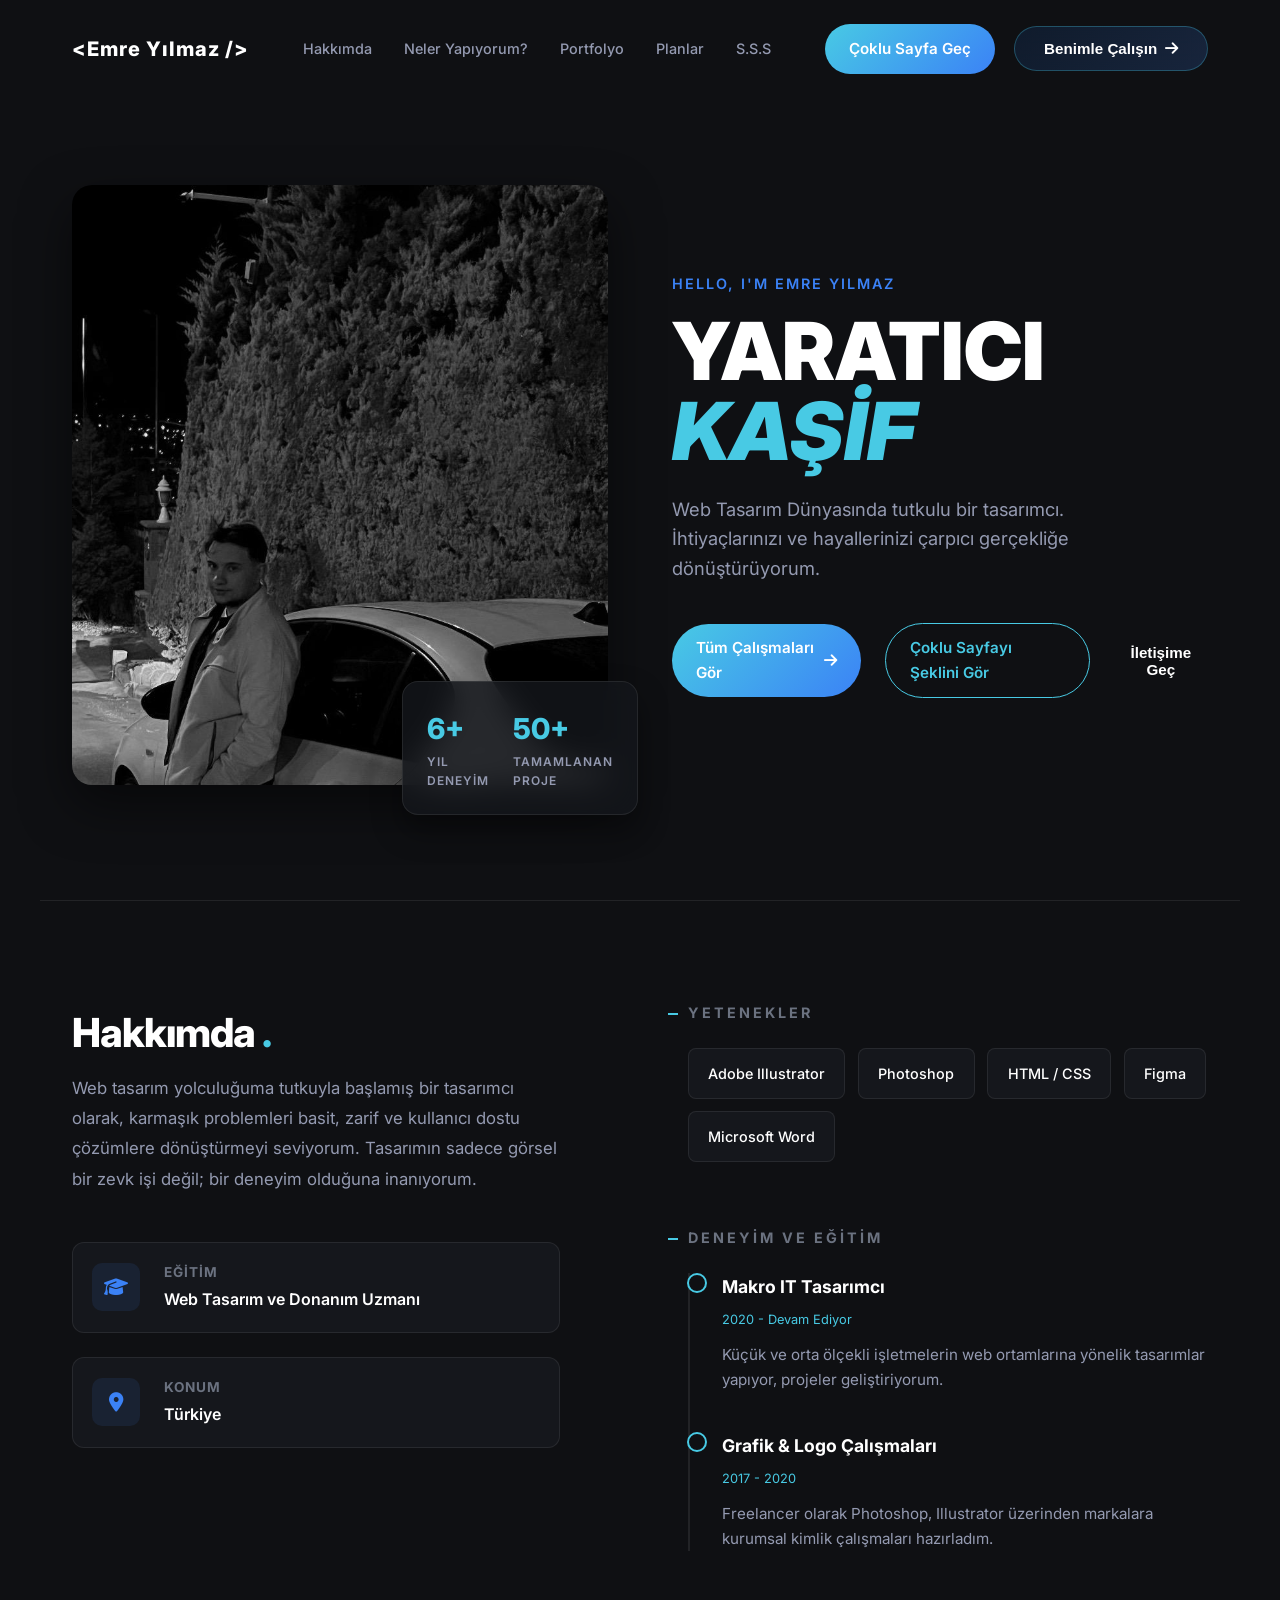
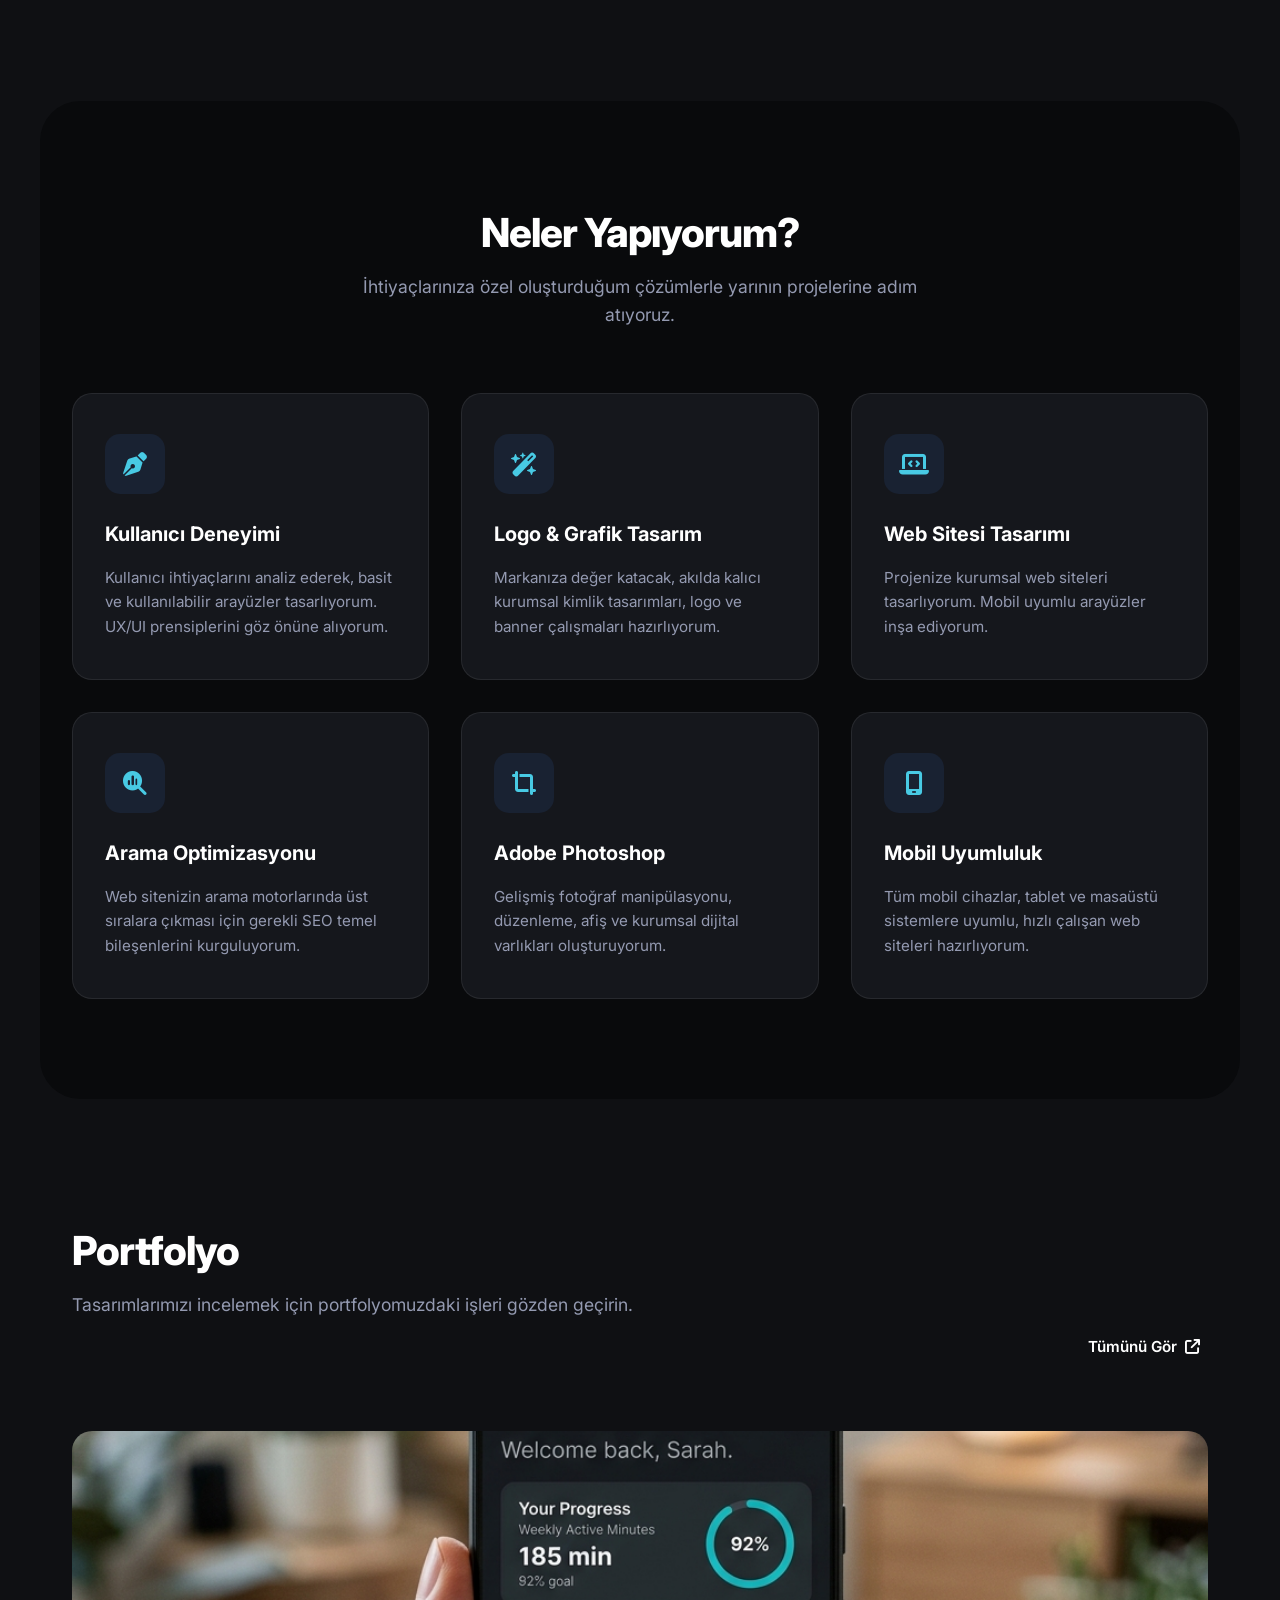
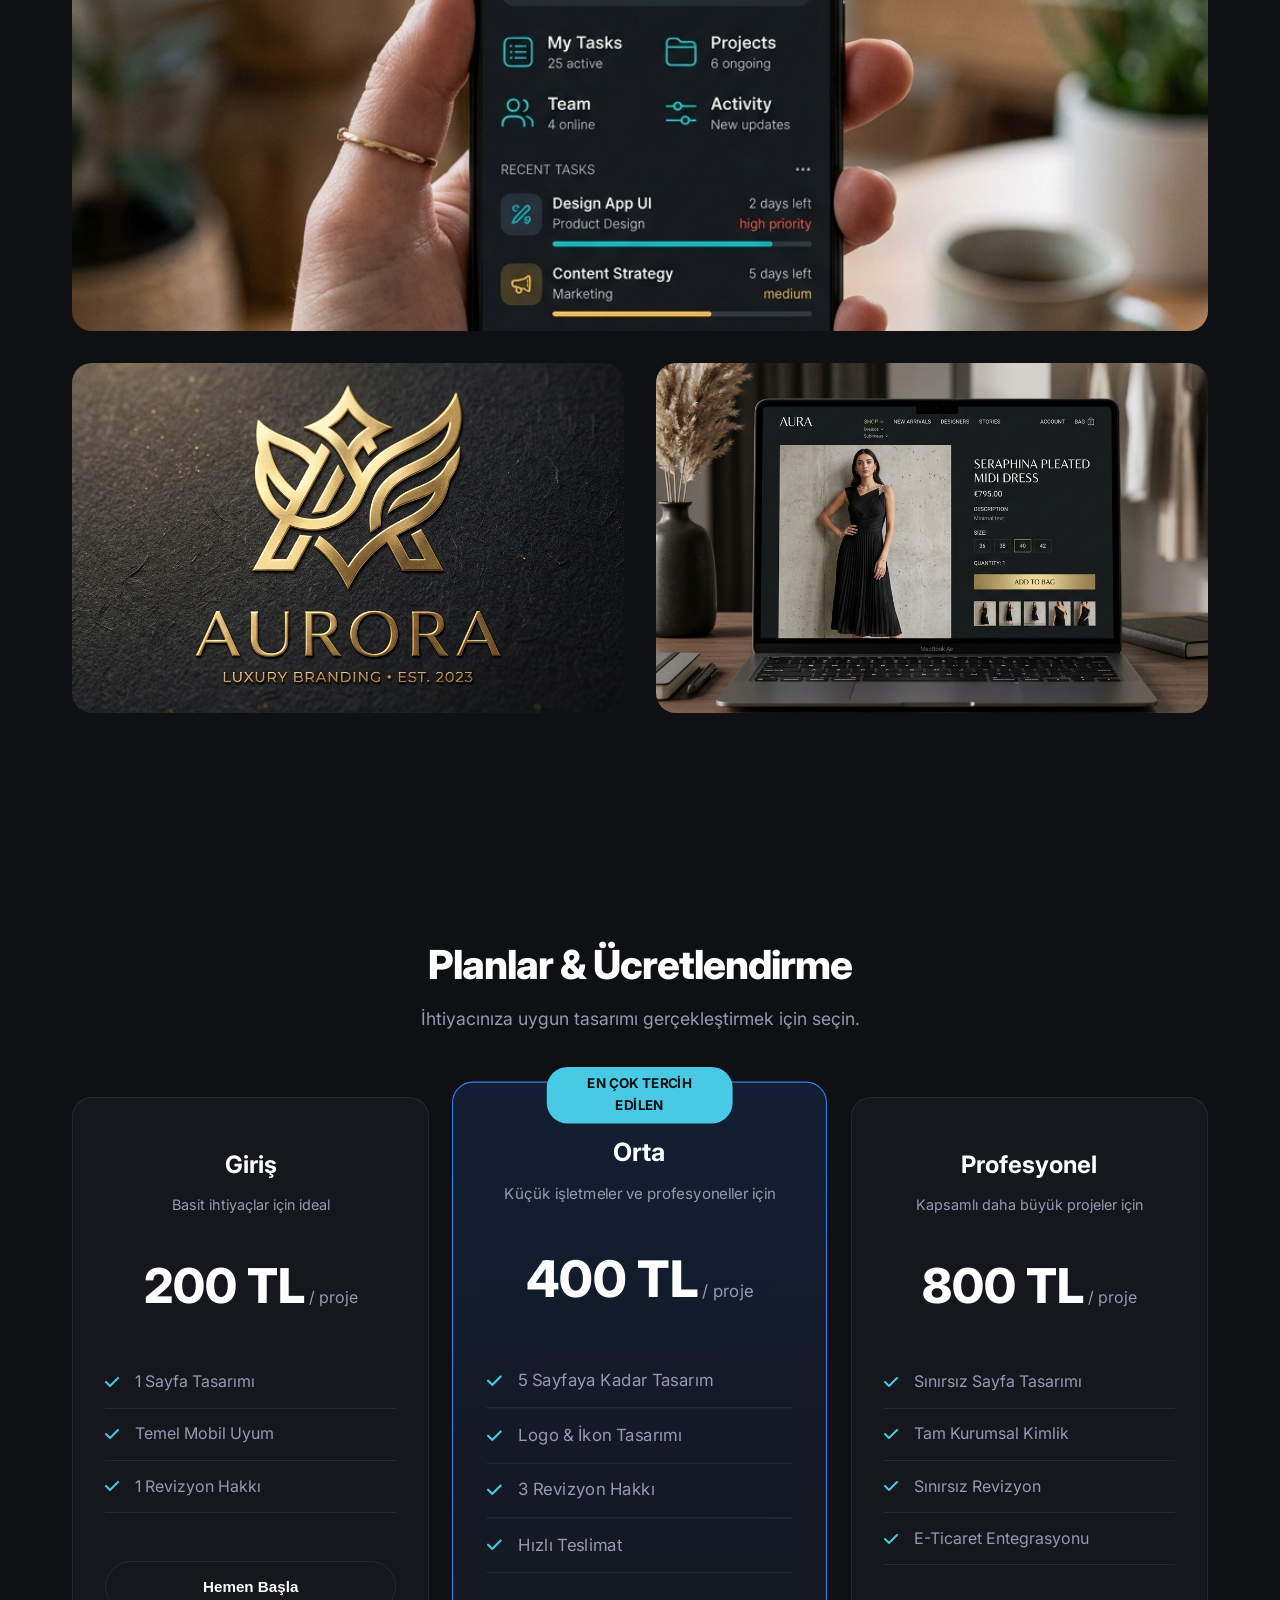
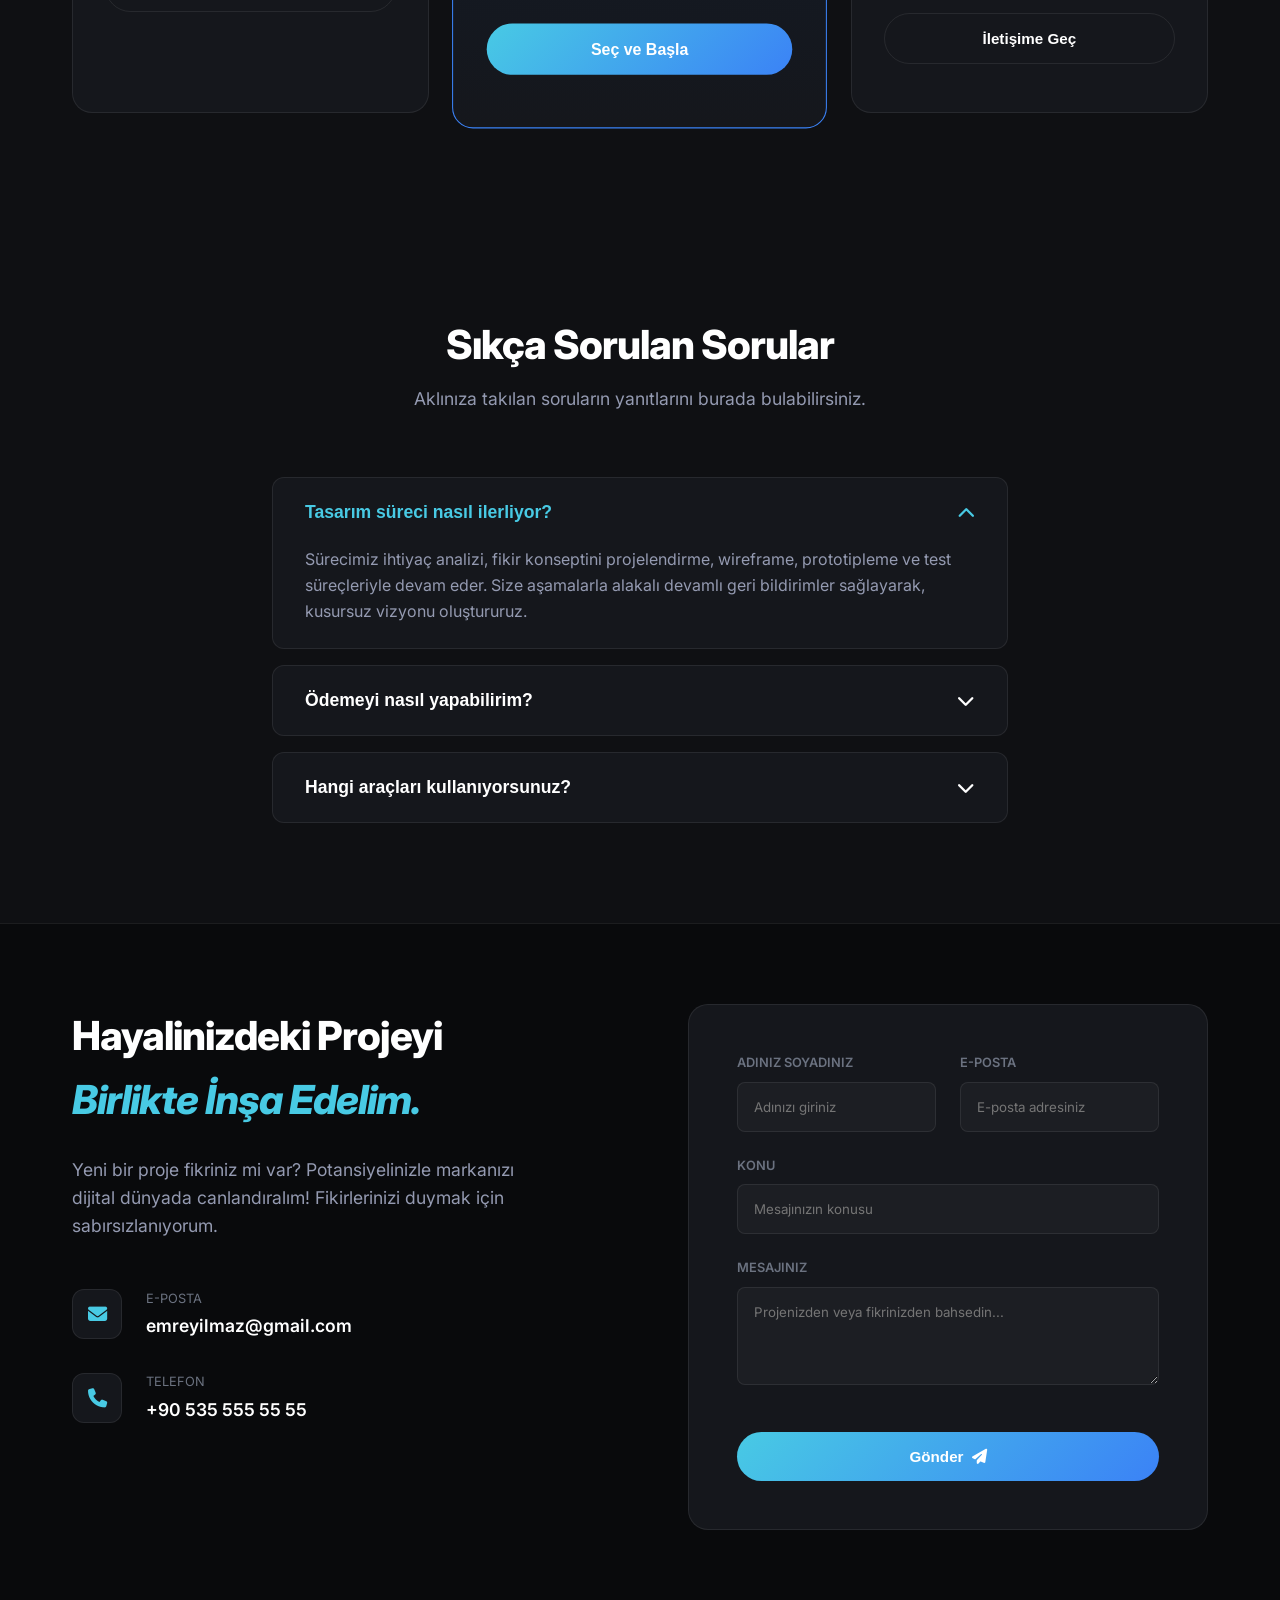
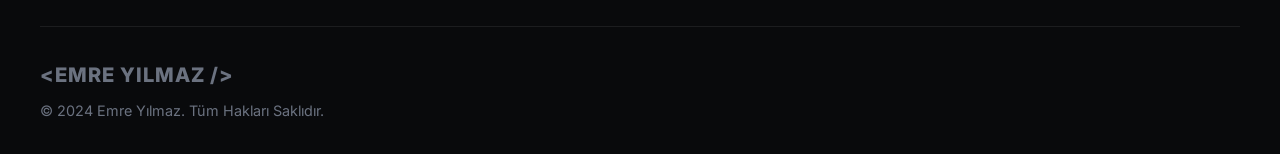
<file: vize2/index.html>
<!DOCTYPE html>
<html lang="tr">

<head>
    <meta charset="UTF-8">
    <meta name="viewport" content="width=device-width, initial-scale=1.0">
    <title>Emre Yılmaz | Yaratıcı Kaşif</title>
    <meta name="description" content="Emre Yılmaz, yaratıcı web tasarımcısı portfolyosu.">
    <link rel="preconnect" href="https://fonts.googleapis.com">
    <link rel="preconnect" href="https://fonts.gstatic.com" crossorigin>
    <link href="https://fonts.googleapis.com/css2?family=Inter:wght@300;400;500;600;700;800;900&display=swap"
        rel="stylesheet">
    <link rel="stylesheet" href="style.css">
    <!-- Font Awesome for icons -->
    <link rel="stylesheet" href="https://cdnjs.cloudflare.com/ajax/libs/font-awesome/6.4.0/css/all.min.css">
</head>

<body>

    <!-- Header Navigation -->
    <header id="header">
        <div class="container nav-container">
            <a href="#" class="logo">&lt;Emre Yılmaz /&gt;</a>
            <nav class="nav-links">
                <a href="#about">Hakkımda</a>
                <a href="#services">Neler Yapıyorum?</a>
                <a href="#portfolio">Portfolyo</a>
                <a href="#pricing">Planlar</a>
                <a href="#faq">S.S.S</a>
            </nav>
            <div class="nav-actions">
                <a href="../Vize2-Multipage/index.html" class="btn btn-primary" style="margin-right: 15px; padding: 0.8rem 1.5rem; text-decoration: none;">Çoklu Sayfa Geç</a>
                <button class="btn btn-premium trigger-contact-modal">Benimle Çalışın <i
                        class="fa-solid fa-arrow-right"></i></button>
            </div>
            <button class="menu-toggle" aria-label="Menu Toggle">
                <i class="fa-solid fa-bars"></i>
            </button>
        </div>
    </header>

    <!-- Hero Section -->
    <section id="hero" class="container hero-section">
        <div class="hero-image-wrapper">
            <div class="hero-image">
                <img src="images/hero.jpg" alt="Emre Yılmaz Portrait">
            </div>
            <div class="floating-badge">
                <div class="badge-item">
                    <span class="badge-number">6+</span>
                    <span class="badge-text">YIL<br>DENEYİM</span>
                </div>
                <div class="badge-item">
                    <span class="badge-number">50+</span>
                    <span class="badge-text">TAMAMLANAN<br>PROJE</span>
                </div>
            </div>
        </div>

        <div class="hero-content">
            <p class="hero-subtitle">HELLO, I'M EMRE YILMAZ</p>
            <h1 class="hero-title">YARATICI<br><span class="highlight">KAŞİF</span></h1>
            <p class="hero-description">Web Tasarım Dünyasında tutkulu bir tasarımcı. İhtiyaçlarınızı ve hayallerinizi
                çarpıcı gerçekliğe dönüştürüyorum.</p>

            <div class="hero-buttons">
                <a href="#portfolio" class="btn btn-primary">Tüm Çalışmaları Gör <i
                        class="fa-solid fa-arrow-right"></i></a>
                <a href="../Vize2-Multipage/index.html" class="btn btn-primary" style="background: transparent; border: 1px solid var(--accent-cyan); color: var(--accent-cyan); text-decoration: none;">Çoklu Sayfayı Şeklini Gör</a>
                <button class="btn btn-text trigger-contact-modal">İletişime Geç</button>
            </div>
        </div>
    </section>

    <!-- About Section -->
    <section id="about" class="container about-section">
        <div class="about-left">
            <h2 class="section-title">Hakkımda <span class="accent-dot">.</span></h2>
            <p class="about-text">Web tasarım yolculuğuma tutkuyla başlamış bir tasarımcı olarak, karmaşık problemleri
                basit, zarif ve kullanıcı dostu çözümlere dönüştürmeyi seviyorum. Tasarımın sadece görsel bir zevk işi
                değil; bir deneyim olduğuna inanıyorum.</p>

            <div class="about-details">
                <div class="detail-item">
                    <div class="detail-icon"><i class="fa-solid fa-graduation-cap"></i></div>
                    <div class="detail-info">
                        <h4>Eğitim</h4>
                        <p>Web Tasarım ve Donanım Uzmanı</p>
                    </div>
                </div>
                <div class="detail-item">
                    <div class="detail-icon"><i class="fa-solid fa-location-dot"></i></div>
                    <div class="detail-info">
                        <h4>Konum</h4>
                        <p>Türkiye</p>
                    </div>
                </div>
            </div>
        </div>

        <div class="about-right">
            <div class="skills-block">
                <h3 class="block-title">YETENEKLER</h3>
                <div class="skills-grid">
                    <div class="skill-card">Adobe Illustrator</div>
                    <div class="skill-card">Photoshop</div>
                    <div class="skill-card">HTML / CSS</div>
                    <div class="skill-card">Figma</div>
                    <div class="skill-card">Microsoft Word</div>
                </div>
            </div>

            <div class="experience-block">
                <h3 class="block-title">DENEYİM VE EĞİTİM</h3>
                <div class="timeline">
                    <div class="timeline-item">
                        <h4>Makro IT Tasarımcı</h4>
                        <span class="timeline-date">2020 - Devam Ediyor</span>
                        <p>Küçük ve orta ölçekli işletmelerin web ortamlarına yönelik tasarımlar yapıyor, projeler
                            geliştiriyorum.</p>
                    </div>
                    <div class="timeline-item">
                        <h4>Grafik & Logo Çalışmaları</h4>
                        <span class="timeline-date">2017 - 2020</span>
                        <p>Freelancer olarak Photoshop, Illustrator üzerinden markalara kurumsal kimlik çalışmaları
                            hazırladım.</p>
                    </div>
                </div>
            </div>
        </div>
    </section>

    <!-- Services Section -->
    <section id="services" class="container services-section">
        <div class="section-header text-center">
            <h2 class="section-title">Neler Yapıyorum?</h2>
            <p class="section-subtitle">İhtiyaçlarınıza özel oluşturduğum çözümlerle yarının projelerine adım atıyoruz.
            </p>
        </div>

        <div class="services-grid">
            <div class="service-card">
                <div class="service-icon"><i class="fa-solid fa-pen-nib"></i></div>
                <h3>Kullanıcı Deneyimi</h3>
                <p>Kullanıcı ihtiyaçlarını analiz ederek, basit ve kullanılabilir arayüzler tasarlıyorum. UX/UI
                    prensiplerini göz önüne alıyorum.</p>
            </div>
            <div class="service-card">
                <div class="service-icon"><i class="fa-solid fa-wand-magic-sparkles"></i></div>
                <h3>Logo & Grafik Tasarım</h3>
                <p>Markanıza değer katacak, akılda kalıcı kurumsal kimlik tasarımları, logo ve banner çalışmaları
                    hazırlıyorum.</p>
            </div>
            <div class="service-card">
                <div class="service-icon"><i class="fa-solid fa-laptop-code"></i></div>
                <h3>Web Sitesi Tasarımı</h3>
                <p>Projenize kurumsal web siteleri tasarlıyorum. Mobil uyumlu arayüzler inşa ediyorum.</p>
            </div>
            <div class="service-card">
                <div class="service-icon"><i class="fa-solid fa-magnifying-glass-chart"></i></div>
                <h3>Arama Optimizasyonu</h3>
                <p>Web sitenizin arama motorlarında üst sıralara çıkması için gerekli SEO temel bileşenlerini
                    kurguluyorum.</p>
            </div>
            <div class="service-card">
                <div class="service-icon"><i class="fa-solid fa-crop-simple"></i></div>
                <h3>Adobe Photoshop</h3>
                <p>Gelişmiş fotoğraf manipülasyonu, düzenleme, afiş ve kurumsal dijital varlıkları oluşturuyorum.</p>
            </div>
            <div class="service-card">
                <div class="service-icon"><i class="fa-solid fa-mobile-screen"></i></div>
                <h3>Mobil Uyumluluk</h3>
                <p>Tüm mobil cihazlar, tablet ve masaüstü sistemlere uyumlu, hızlı çalışan web siteleri hazırlıyorum.
                </p>
            </div>
        </div>
    </section>

    <!-- Portfolio Section -->
    <section id="portfolio" class="container portfolio-section">
        <div class="portfolio-header">
            <div>
                <h2 class="section-title">Portfolyo</h2>
                <p class="section-subtitle">Tasarımlarımızı incelemek için portfolyomuzdaki işleri gözden geçirin.</p>
            </div>
            <a href="portfolio.html" class="btn btn-text">Tümünü Gör <i
                    class="fa-solid fa-arrow-up-right-from-square"></i></a>
        </div>

        <div class="portfolio-grid">
            <div class="portfolio-card large">
                <div class="portfolio-image">
                    <img src="images/port1.png" alt="Modern Portfolyo Arayüzü">
                </div>
                <div class="portfolio-info">
                    <h3>Modern Portfolyo Arayüzü</h3>
                    <div class="tags"><span class="tag">UI/UX</span><span class="tag">Tasarım</span></div>
                </div>
            </div>
            <div class="portfolio-card">
                <div class="portfolio-image">
                    <img src="images/port2.png" alt="Kurumsal Kimlik Çalışması">
                </div>
                <div class="portfolio-info">
                    <h3>Kurumsal Kimlik Çalışması</h3>
                    <div class="tags"><span class="tag">Logo</span><span class="tag">Marka Tescil</span></div>
                </div>
            </div>
            <div class="portfolio-card">
                <div class="portfolio-image">
                    <img src="images/port3.png" alt="E-ticaret Sitesi">
                </div>
                <div class="portfolio-info">
                    <h3>Giyim E-Ticareti & Arayüz</h3>
                    <div class="tags"><span class="tag">E-Ticaret</span><span class="tag">Geliştirme</span></div>
                </div>
            </div>
        </div>
    </section>

    <!-- Pricing Section -->
    <section id="pricing" class="container pricing-section">
        <div class="section-header text-center">
            <h2 class="section-title">Planlar & Ücretlendirme</h2>
            <p class="section-subtitle">İhtiyacınıza uygun tasarımı gerçekleştirmek için seçin.</p>
        </div>

        <div class="pricing-grid">
            <div class="pricing-card">
                <h3>Giriş</h3>
                <p class="price-desc">Basit ihtiyaçlar için ideal</p>
                <div class="price">
                    <span class="amount">200 TL</span> <span class="period">/ proje</span>
                </div>
                <ul class="features">
                    <li><i class="fa-solid fa-check"></i> 1 Sayfa Tasarımı</li>
                    <li><i class="fa-solid fa-check"></i> Temel Mobil Uyum</li>
                    <li><i class="fa-solid fa-check"></i> 1 Revizyon Hakkı</li>
                </ul>
                <button class="btn btn-outline-full trigger-modal">Hemen Başla</button>
            </div>

            <div class="pricing-card popular">
                <div class="popular-badge">EN ÇOK TERCİH EDİLEN</div>
                <h3>Orta</h3>
                <p class="price-desc">Küçük işletmeler ve profesyoneller için</p>
                <div class="price">
                    <span class="amount">400 TL</span> <span class="period">/ proje</span>
                </div>
                <ul class="features">
                    <li><i class="fa-solid fa-check"></i> 5 Sayfaya Kadar Tasarım</li>
                    <li><i class="fa-solid fa-check"></i> Logo & İkon Tasarımı</li>
                    <li><i class="fa-solid fa-check"></i> 3 Revizyon Hakkı</li>
                    <li><i class="fa-solid fa-check"></i> Hızlı Teslimat</li>
                </ul>
                <button class="btn btn-primary-full trigger-modal">Seç ve Başla</button>
            </div>

            <div class="pricing-card">
                <h3>Profesyonel</h3>
                <p class="price-desc">Kapsamlı daha büyük projeler için</p>
                <div class="price">
                    <span class="amount">800 TL</span> <span class="period">/ proje</span>
                </div>
                <ul class="features">
                    <li><i class="fa-solid fa-check"></i> Sınırsız Sayfa Tasarımı</li>
                    <li><i class="fa-solid fa-check"></i> Tam Kurumsal Kimlik</li>
                    <li><i class="fa-solid fa-check"></i> Sınırsız Revizyon</li>
                    <li><i class="fa-solid fa-check"></i> E-Ticaret Entegrasyonu</li>
                </ul>
                <button class="btn btn-outline-full trigger-modal">İletişime Geç</button>
            </div>
        </div>
    </section>

    <!-- FAQ Section -->
    <section id="faq" class="container faq-section">
        <div class="section-header text-center">
            <h2 class="section-title">Sıkça Sorulan Sorular</h2>
            <p class="section-subtitle">Aklınıza takılan soruların yanıtlarını burada bulabilirsiniz.</p>
        </div>

        <div class="accordion">
            <div class="accordion-item active">
                <button class="accordion-header">
                    Tasarım süreci nasıl ilerliyor?
                    <i class="fa-solid fa-chevron-down"></i>
                </button>
                <div class="accordion-content">
                    <p>Sürecimiz ihtiyaç analizi, fikir konseptini projelendirme, wireframe, prototipleme ve test
                        süreçleriyle devam eder. Size aşamalarla alakalı devamlı geri bildirimler sağlayarak, kusursuz
                        vizyonu oluştururuz.</p>
                </div>
            </div>
            <div class="accordion-item">
                <button class="accordion-header">
                    Ödemeyi nasıl yapabilirim?
                    <i class="fa-solid fa-chevron-down"></i>
                </button>
                <div class="accordion-content">
                    <p>Proje başlangıcında tutarın %50'si ön ödeme olarak alınmaktadır. Kalan tutar proje tesliminde
                        banka havalesi veya EFT yoluyla tahsil edilmektedir.</p>
                </div>
            </div>
            <div class="accordion-item">
                <button class="accordion-header">
                    Hangi araçları kullanıyorsunuz?
                    <i class="fa-solid fa-chevron-down"></i>
                </button>
                <div class="accordion-content">
                    <p>Tasarım süreçlerinde genellikle Figma ve Adobe XD kullanıyorum. Grafik ve logo düzenlemeleri için
                        Adobe Illustrator ve Photoshop tercih ediyorum. Geliştirme aşamasında ise HTML5, CSS3/SCSS ve
                        modern JavaScript (React/Vue) kullanmaktayım.</p>
                </div>
            </div>
        </div>
    </section>

    <!-- Pricing Modal Overlay -->
    <div id="pricingModal" class="modal-overlay">
        <div class="modal-content">
            <button class="close-modal"><i class="fa-solid fa-xmark"></i></button>
            <h2 id="modalPlanName">Plan Adı</h2>
            <div id="modalPlanPrice" class="modal-price">0 TL</div>
            <div class="modal-details">
                <p>Bu plana özel fırsatlar ve içerikler:</p>
                <ul id="modalPlanFeatures" class="features modal-features">
                    <!-- JS populate -->
                </ul>
            </div>
            <div class="modal-action">
                <a href="#contact" id="modalContactBtn" class="btn btn-primary-full">Bu Planı Talep Et</a>
            </div>
        </div>
    </div>

    <!-- Contact Info Modal -->
    <div id="contactInfoModal" class="modal-overlay">
        <div class="modal-content" style="text-align: center;">
            <button class="close-modal" aria-label="Kapat"><i class="fa-solid fa-xmark"></i></button>
            <div
                style="margin: 0 auto 1.5rem auto; width: 80px; height: 80px; font-size: 2.5rem; background: rgba(72, 202, 228, 0.1); color: var(--accent-cyan); border-radius: 50%; display: flex; align-items: center; justify-content: center; box-shadow: 0 10px 25px rgba(72, 202, 228, 0.2);">
                <i class="fa-solid fa-handshake"></i>
            </div>
            <h2 style="font-size: 1.8rem; margin-bottom: 1rem; color: var(--text-primary);">Yeni bir proje mi
                düşünüyorsunuz?</h2>
            <p style="color: var(--text-secondary); font-size: 1.1rem; line-height: 1.7; margin-bottom: 2rem;">
                Fikriniz varsa birlikte hayata geçirebiliriz.<br>Bana yazın, konuşalım!
            </p>
            <button id="goToContactFormBtn" class="btn btn-primary-full"
                style="display: inline-block; width: auto; padding: 1rem 2.5rem; border-radius: 50px;">Aşağı Kaydır <i
                    class="fa-solid fa-arrow-down"></i></button>
        </div>
    </div>

    <!-- Footer / Contact Section -->
    <footer id="contact" class="footer-section">
        <div class="container footer-content">
            <div class="footer-left">
                <h2 class="section-title">Hayalinizdeki Projeyi<br><span class="highlight">Birlikte İnşa Edelim.</span>
                </h2>
                <p class="footer-desc">Yeni bir proje fikriniz mi var? Potansiyelinizle markanızı dijital dünyada
                    canlandıralım! Fikirlerinizi duymak için sabırsızlanıyorum.</p>

                <div class="contact-info">
                    <div class="contact-item">
                        <div class="contact-icon"><i class="fa-solid fa-envelope"></i></div>
                        <div>
                            <span class="contact-label">E-POSTA</span>
                            <a href="mailto:emreyilmaz@gmail.com" class="contact-value">emreyilmaz@gmail.com</a>
                        </div>
                    </div>
                    <div class="contact-item">
                        <div class="contact-icon"><i class="fa-solid fa-phone"></i></div>
                        <div>
                            <span class="contact-label">TELEFON</span>
                            <a href="tel:+905355555555" class="contact-value">+90 535 555 55 55</a>
                        </div>
                    </div>
                </div>
            </div>

            <div class="footer-right">
                <form class="contact-form" id="contactForm">
                    <div class="form-row">
                        <div class="form-group">
                            <label for="name">ADINIZ SOYADINIZ</label>
                            <input type="text" id="name" placeholder="Adınızı giriniz" required>
                        </div>
                        <div class="form-group">
                            <label for="email">E-POSTA</label>
                            <input type="email" id="email" placeholder="E-posta adresiniz" required>
                        </div>
                    </div>
                    <div class="form-group">
                        <label for="subject">KONU</label>
                        <input type="text" id="subject" placeholder="Mesajınızın konusu">
                    </div>
                    <div class="form-group">
                        <label for="message">MESAJINIZ</label>
                        <textarea id="message" rows="4" placeholder="Projenizden veya fikrinizden bahsedin..."
                            required></textarea>
                    </div>
                    <button type="submit" class="btn btn-primary-full submit-btn">Gönder <i
                            class="fa-solid fa-paper-plane"></i></button>
                </form>
            </div>
        </div>

        <div class="container bottom-footer">
            <div class="copyright">
                <a href="#" class="logo">&lt;EMRE YILMAZ /&gt;</a>
                <p>© 2024 Emre Yılmaz. Tüm Hakları Saklıdır.</p>
            </div>
        </div>
    </footer>

    <!-- Back to Top Button -->
    <button id="backToTopBtn" class="back-to-top" aria-label="Yukarı Çık">
        <i class="fa-solid fa-arrow-up"></i>
    </button>

    <script src="script.js"></script>
</body>

</html>
</file>
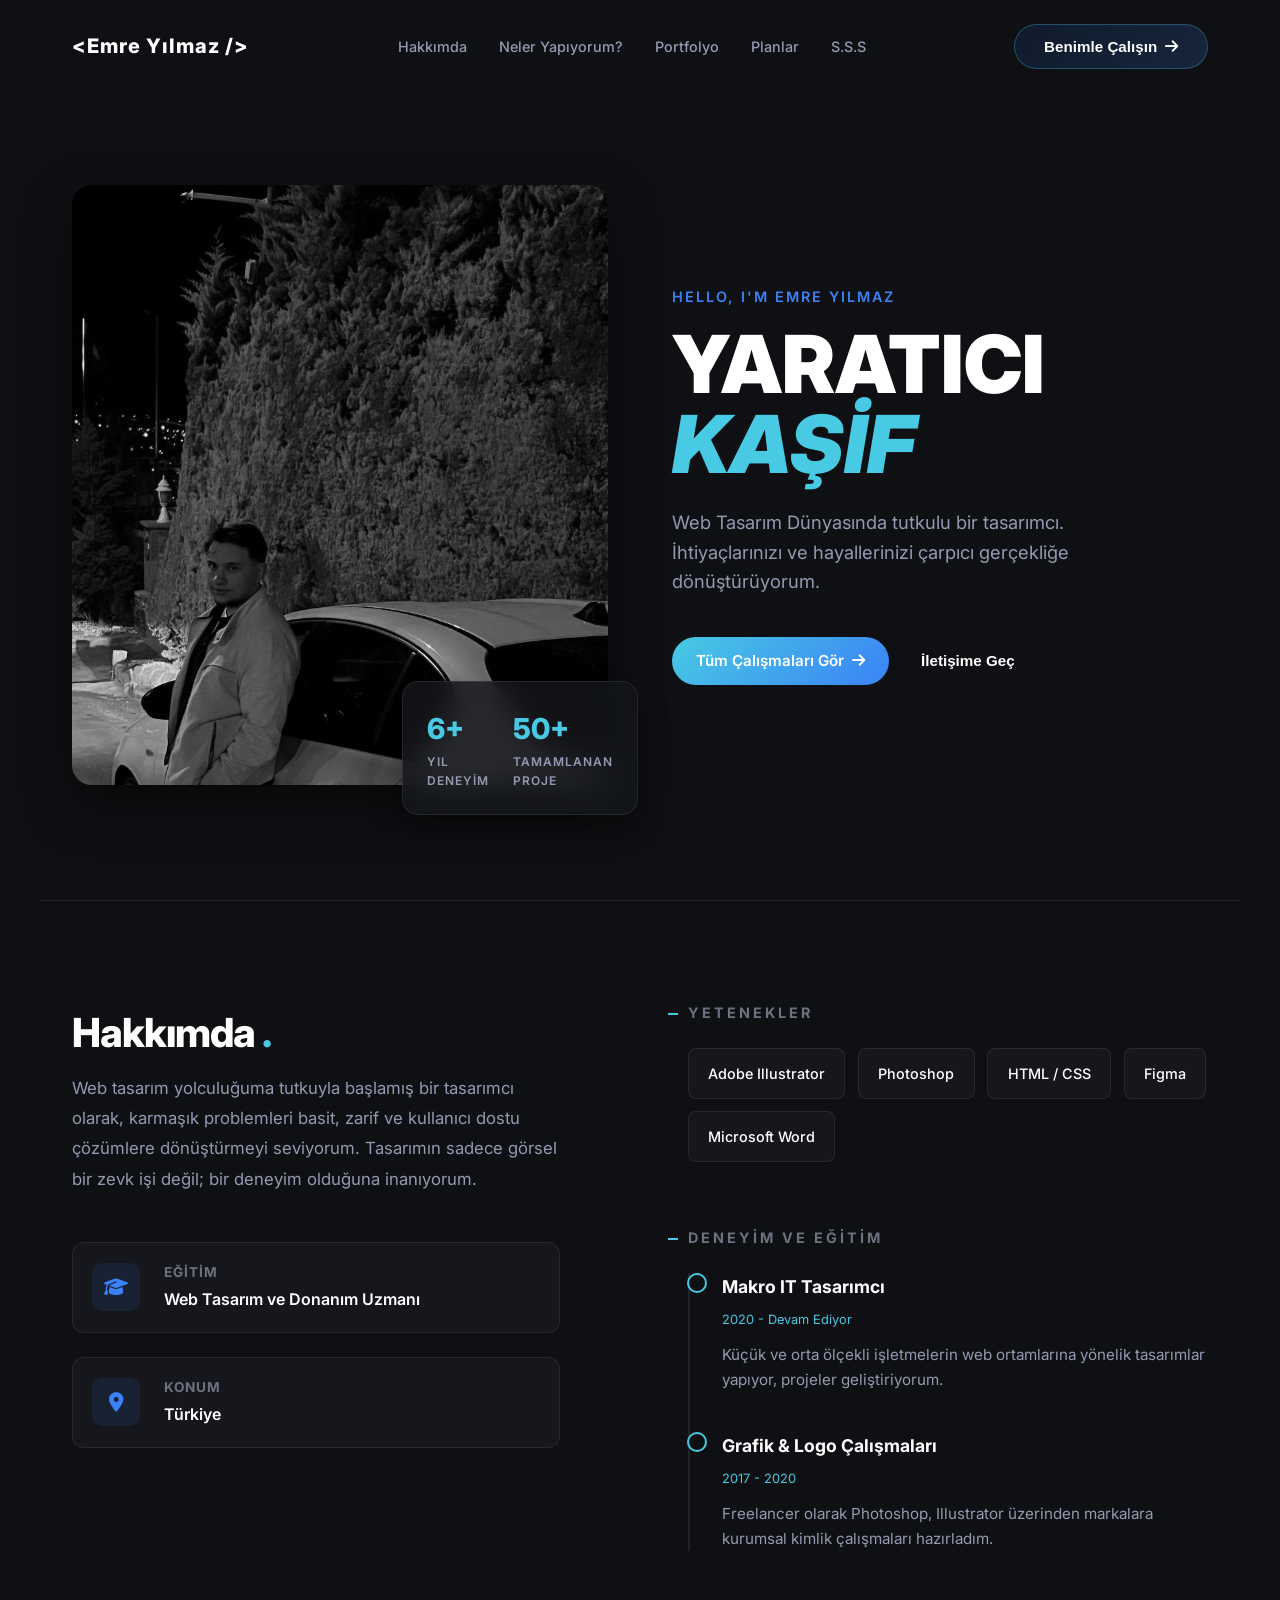
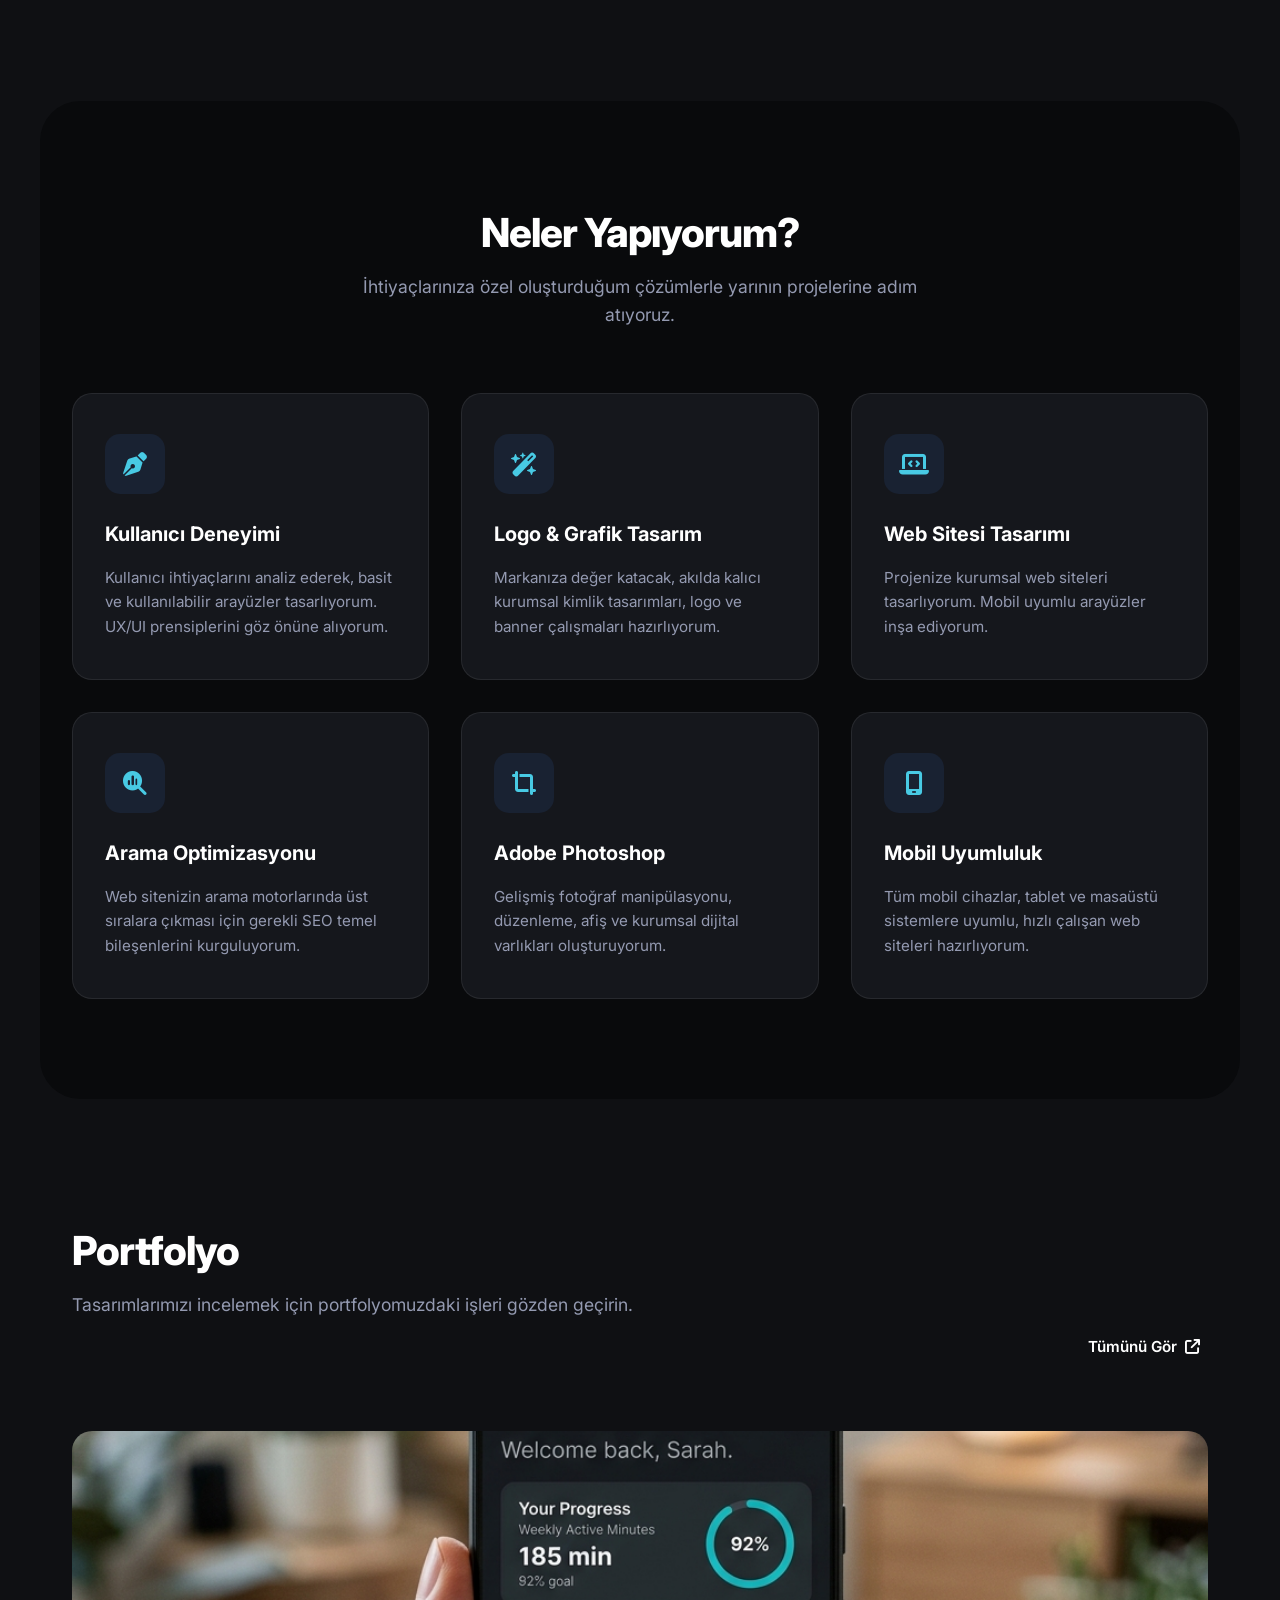
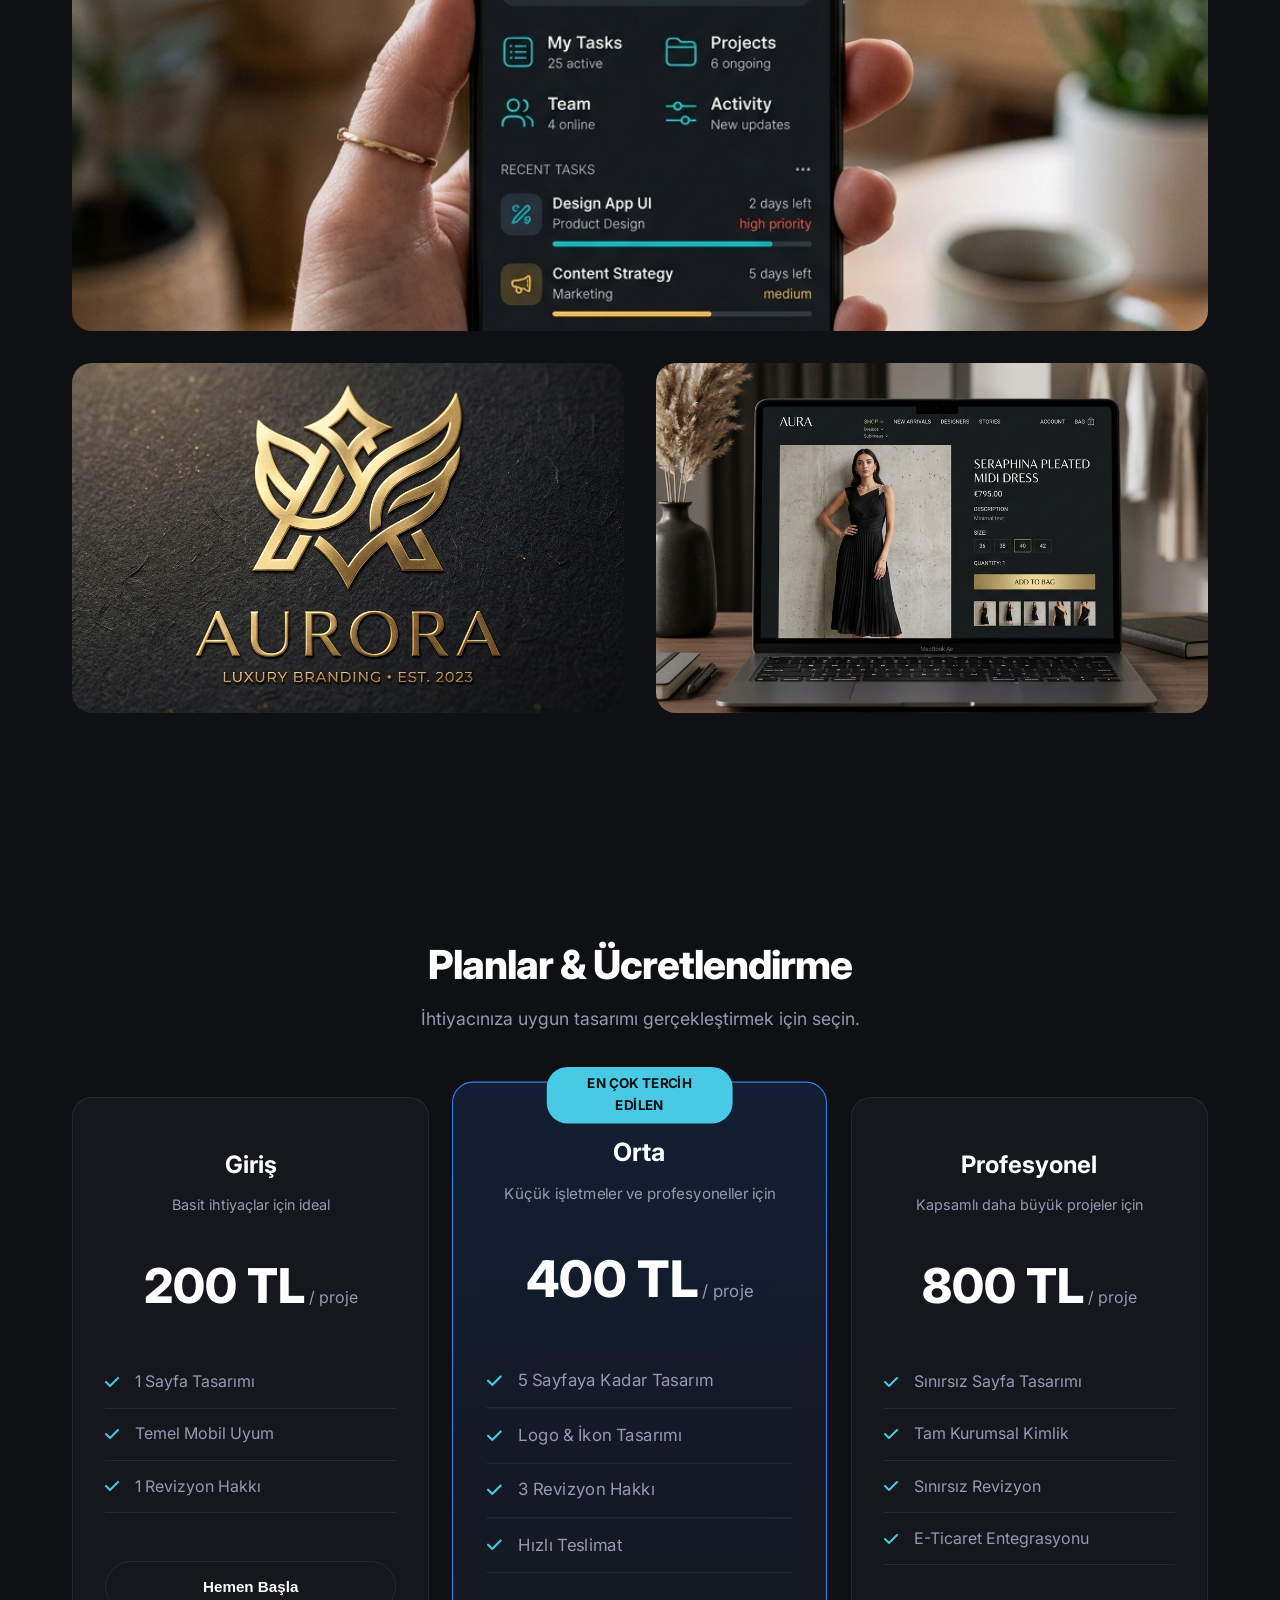
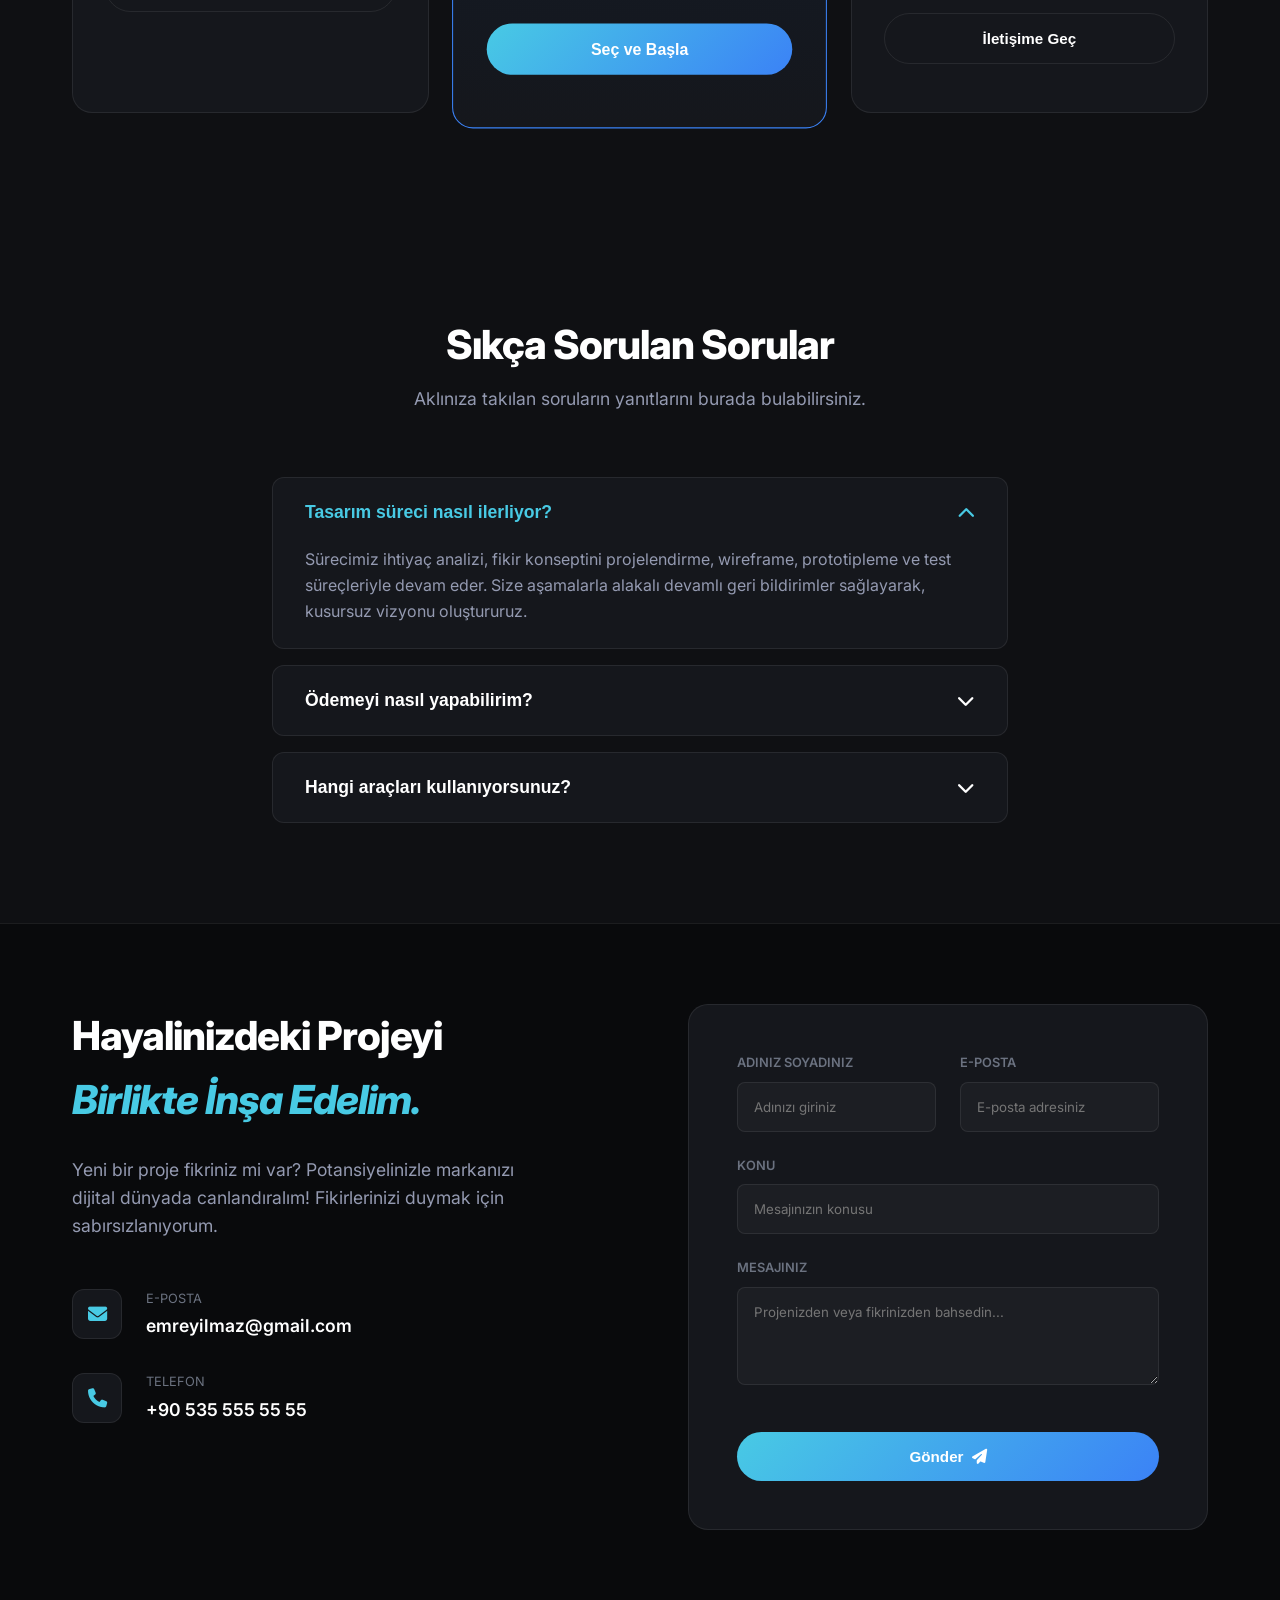
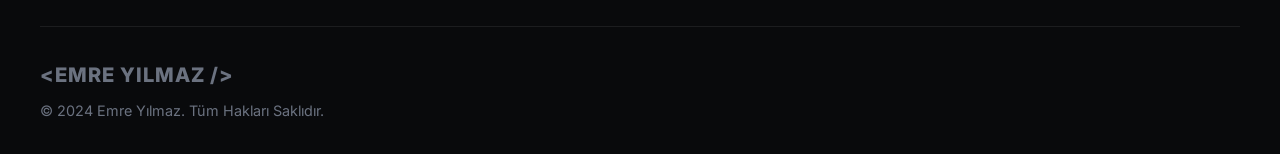
<file: ilker hocaya/ilker hoca/index.html>
<!DOCTYPE html>
<html lang="tr">

<head>
    <meta charset="UTF-8">
    <meta name="viewport" content="width=device-width, initial-scale=1.0">
    <title>Emre Yılmaz | Yaratıcı Kaşif</title>
    <meta name="description" content="Emre Yılmaz, yaratıcı web tasarımcısı portfolyosu.">
    <link rel="preconnect" href="https://fonts.googleapis.com">
    <link rel="preconnect" href="https://fonts.gstatic.com" crossorigin>
    <link href="https://fonts.googleapis.com/css2?family=Inter:wght@300;400;500;600;700;800;900&display=swap"
        rel="stylesheet">
    <link rel="stylesheet" href="style.css">
    <!-- Font Awesome for icons -->
    <link rel="stylesheet" href="https://cdnjs.cloudflare.com/ajax/libs/font-awesome/6.4.0/css/all.min.css">
</head>

<body>

    <!-- Header Navigation -->
    <header id="header">
        <div class="container nav-container">
            <a href="#" class="logo">&lt;Emre Yılmaz /&gt;</a>
            <nav class="nav-links">
                <a href="#about">Hakkımda</a>
                <a href="#services">Neler Yapıyorum?</a>
                <a href="#portfolio">Portfolyo</a>
                <a href="#pricing">Planlar</a>
                <a href="#faq">S.S.S</a>
            </nav>
            <div class="nav-actions">
                <button class="btn btn-premium trigger-contact-modal">Benimle Çalışın <i
                        class="fa-solid fa-arrow-right"></i></button>
            </div>
            <button class="menu-toggle" aria-label="Menu Toggle">
                <i class="fa-solid fa-bars"></i>
            </button>
        </div>
    </header>

    <!-- Hero Section -->
    <section id="hero" class="container hero-section">
        <div class="hero-image-wrapper">
            <div class="hero-image">
                <img src="images/hero.jpg" alt="Emre Yılmaz Portrait">
            </div>
            <div class="floating-badge">
                <div class="badge-item">
                    <span class="badge-number">6+</span>
                    <span class="badge-text">YIL<br>DENEYİM</span>
                </div>
                <div class="badge-item">
                    <span class="badge-number">50+</span>
                    <span class="badge-text">TAMAMLANAN<br>PROJE</span>
                </div>
            </div>
        </div>

        <div class="hero-content">
            <p class="hero-subtitle">HELLO, I'M EMRE YILMAZ</p>
            <h1 class="hero-title">YARATICI<br><span class="highlight">KAŞİF</span></h1>
            <p class="hero-description">Web Tasarım Dünyasında tutkulu bir tasarımcı. İhtiyaçlarınızı ve hayallerinizi
                çarpıcı gerçekliğe dönüştürüyorum.</p>

            <div class="hero-buttons">
                <a href="#portfolio" class="btn btn-primary">Tüm Çalışmaları Gör <i
                        class="fa-solid fa-arrow-right"></i></a>
                <button class="btn btn-text trigger-contact-modal">İletişime Geç</button>
            </div>
        </div>
    </section>

    <!-- About Section -->
    <section id="about" class="container about-section">
        <div class="about-left">
            <h2 class="section-title">Hakkımda <span class="accent-dot">.</span></h2>
            <p class="about-text">Web tasarım yolculuğuma tutkuyla başlamış bir tasarımcı olarak, karmaşık problemleri
                basit, zarif ve kullanıcı dostu çözümlere dönüştürmeyi seviyorum. Tasarımın sadece görsel bir zevk işi
                değil; bir deneyim olduğuna inanıyorum.</p>

            <div class="about-details">
                <div class="detail-item">
                    <div class="detail-icon"><i class="fa-solid fa-graduation-cap"></i></div>
                    <div class="detail-info">
                        <h4>Eğitim</h4>
                        <p>Web Tasarım ve Donanım Uzmanı</p>
                    </div>
                </div>
                <div class="detail-item">
                    <div class="detail-icon"><i class="fa-solid fa-location-dot"></i></div>
                    <div class="detail-info">
                        <h4>Konum</h4>
                        <p>Türkiye</p>
                    </div>
                </div>
            </div>
        </div>

        <div class="about-right">
            <div class="skills-block">
                <h3 class="block-title">YETENEKLER</h3>
                <div class="skills-grid">
                    <div class="skill-card">Adobe Illustrator</div>
                    <div class="skill-card">Photoshop</div>
                    <div class="skill-card">HTML / CSS</div>
                    <div class="skill-card">Figma</div>
                    <div class="skill-card">Microsoft Word</div>
                </div>
            </div>

            <div class="experience-block">
                <h3 class="block-title">DENEYİM VE EĞİTİM</h3>
                <div class="timeline">
                    <div class="timeline-item">
                        <h4>Makro IT Tasarımcı</h4>
                        <span class="timeline-date">2020 - Devam Ediyor</span>
                        <p>Küçük ve orta ölçekli işletmelerin web ortamlarına yönelik tasarımlar yapıyor, projeler
                            geliştiriyorum.</p>
                    </div>
                    <div class="timeline-item">
                        <h4>Grafik & Logo Çalışmaları</h4>
                        <span class="timeline-date">2017 - 2020</span>
                        <p>Freelancer olarak Photoshop, Illustrator üzerinden markalara kurumsal kimlik çalışmaları
                            hazırladım.</p>
                    </div>
                </div>
            </div>
        </div>
    </section>

    <!-- Services Section -->
    <section id="services" class="container services-section">
        <div class="section-header text-center">
            <h2 class="section-title">Neler Yapıyorum?</h2>
            <p class="section-subtitle">İhtiyaçlarınıza özel oluşturduğum çözümlerle yarının projelerine adım atıyoruz.
            </p>
        </div>

        <div class="services-grid">
            <div class="service-card">
                <div class="service-icon"><i class="fa-solid fa-pen-nib"></i></div>
                <h3>Kullanıcı Deneyimi</h3>
                <p>Kullanıcı ihtiyaçlarını analiz ederek, basit ve kullanılabilir arayüzler tasarlıyorum. UX/UI
                    prensiplerini göz önüne alıyorum.</p>
            </div>
            <div class="service-card">
                <div class="service-icon"><i class="fa-solid fa-wand-magic-sparkles"></i></div>
                <h3>Logo & Grafik Tasarım</h3>
                <p>Markanıza değer katacak, akılda kalıcı kurumsal kimlik tasarımları, logo ve banner çalışmaları
                    hazırlıyorum.</p>
            </div>
            <div class="service-card">
                <div class="service-icon"><i class="fa-solid fa-laptop-code"></i></div>
                <h3>Web Sitesi Tasarımı</h3>
                <p>Projenize kurumsal web siteleri tasarlıyorum. Mobil uyumlu arayüzler inşa ediyorum.</p>
            </div>
            <div class="service-card">
                <div class="service-icon"><i class="fa-solid fa-magnifying-glass-chart"></i></div>
                <h3>Arama Optimizasyonu</h3>
                <p>Web sitenizin arama motorlarında üst sıralara çıkması için gerekli SEO temel bileşenlerini
                    kurguluyorum.</p>
            </div>
            <div class="service-card">
                <div class="service-icon"><i class="fa-solid fa-crop-simple"></i></div>
                <h3>Adobe Photoshop</h3>
                <p>Gelişmiş fotoğraf manipülasyonu, düzenleme, afiş ve kurumsal dijital varlıkları oluşturuyorum.</p>
            </div>
            <div class="service-card">
                <div class="service-icon"><i class="fa-solid fa-mobile-screen"></i></div>
                <h3>Mobil Uyumluluk</h3>
                <p>Tüm mobil cihazlar, tablet ve masaüstü sistemlere uyumlu, hızlı çalışan web siteleri hazırlıyorum.
                </p>
            </div>
        </div>
    </section>

    <!-- Portfolio Section -->
    <section id="portfolio" class="container portfolio-section">
        <div class="portfolio-header">
            <div>
                <h2 class="section-title">Portfolyo</h2>
                <p class="section-subtitle">Tasarımlarımızı incelemek için portfolyomuzdaki işleri gözden geçirin.</p>
            </div>
            <a href="portfolio.html" class="btn btn-text">Tümünü Gör <i
                    class="fa-solid fa-arrow-up-right-from-square"></i></a>
        </div>

        <div class="portfolio-grid">
            <div class="portfolio-card large">
                <div class="portfolio-image">
                    <img src="images/port1.png" alt="Modern Portfolyo Arayüzü">
                </div>
                <div class="portfolio-info">
                    <h3>Modern Portfolyo Arayüzü</h3>
                    <div class="tags"><span class="tag">UI/UX</span><span class="tag">Tasarım</span></div>
                </div>
            </div>
            <div class="portfolio-card">
                <div class="portfolio-image">
                    <img src="images/port2.png" alt="Kurumsal Kimlik Çalışması">
                </div>
                <div class="portfolio-info">
                    <h3>Kurumsal Kimlik Çalışması</h3>
                    <div class="tags"><span class="tag">Logo</span><span class="tag">Marka Tescil</span></div>
                </div>
            </div>
            <div class="portfolio-card">
                <div class="portfolio-image">
                    <img src="images/port3.png" alt="E-ticaret Sitesi">
                </div>
                <div class="portfolio-info">
                    <h3>Giyim E-Ticareti & Arayüz</h3>
                    <div class="tags"><span class="tag">E-Ticaret</span><span class="tag">Geliştirme</span></div>
                </div>
            </div>
        </div>
    </section>

    <!-- Pricing Section -->
    <section id="pricing" class="container pricing-section">
        <div class="section-header text-center">
            <h2 class="section-title">Planlar & Ücretlendirme</h2>
            <p class="section-subtitle">İhtiyacınıza uygun tasarımı gerçekleştirmek için seçin.</p>
        </div>

        <div class="pricing-grid">
            <div class="pricing-card">
                <h3>Giriş</h3>
                <p class="price-desc">Basit ihtiyaçlar için ideal</p>
                <div class="price">
                    <span class="amount">200 TL</span> <span class="period">/ proje</span>
                </div>
                <ul class="features">
                    <li><i class="fa-solid fa-check"></i> 1 Sayfa Tasarımı</li>
                    <li><i class="fa-solid fa-check"></i> Temel Mobil Uyum</li>
                    <li><i class="fa-solid fa-check"></i> 1 Revizyon Hakkı</li>
                </ul>
                <button class="btn btn-outline-full trigger-modal">Hemen Başla</button>
            </div>

            <div class="pricing-card popular">
                <div class="popular-badge">EN ÇOK TERCİH EDİLEN</div>
                <h3>Orta</h3>
                <p class="price-desc">Küçük işletmeler ve profesyoneller için</p>
                <div class="price">
                    <span class="amount">400 TL</span> <span class="period">/ proje</span>
                </div>
                <ul class="features">
                    <li><i class="fa-solid fa-check"></i> 5 Sayfaya Kadar Tasarım</li>
                    <li><i class="fa-solid fa-check"></i> Logo & İkon Tasarımı</li>
                    <li><i class="fa-solid fa-check"></i> 3 Revizyon Hakkı</li>
                    <li><i class="fa-solid fa-check"></i> Hızlı Teslimat</li>
                </ul>
                <button class="btn btn-primary-full trigger-modal">Seç ve Başla</button>
            </div>

            <div class="pricing-card">
                <h3>Profesyonel</h3>
                <p class="price-desc">Kapsamlı daha büyük projeler için</p>
                <div class="price">
                    <span class="amount">800 TL</span> <span class="period">/ proje</span>
                </div>
                <ul class="features">
                    <li><i class="fa-solid fa-check"></i> Sınırsız Sayfa Tasarımı</li>
                    <li><i class="fa-solid fa-check"></i> Tam Kurumsal Kimlik</li>
                    <li><i class="fa-solid fa-check"></i> Sınırsız Revizyon</li>
                    <li><i class="fa-solid fa-check"></i> E-Ticaret Entegrasyonu</li>
                </ul>
                <button class="btn btn-outline-full trigger-modal">İletişime Geç</button>
            </div>
        </div>
    </section>

    <!-- FAQ Section -->
    <section id="faq" class="container faq-section">
        <div class="section-header text-center">
            <h2 class="section-title">Sıkça Sorulan Sorular</h2>
            <p class="section-subtitle">Aklınıza takılan soruların yanıtlarını burada bulabilirsiniz.</p>
        </div>

        <div class="accordion">
            <div class="accordion-item active">
                <button class="accordion-header">
                    Tasarım süreci nasıl ilerliyor?
                    <i class="fa-solid fa-chevron-down"></i>
                </button>
                <div class="accordion-content">
                    <p>Sürecimiz ihtiyaç analizi, fikir konseptini projelendirme, wireframe, prototipleme ve test
                        süreçleriyle devam eder. Size aşamalarla alakalı devamlı geri bildirimler sağlayarak, kusursuz
                        vizyonu oluştururuz.</p>
                </div>
            </div>
            <div class="accordion-item">
                <button class="accordion-header">
                    Ödemeyi nasıl yapabilirim?
                    <i class="fa-solid fa-chevron-down"></i>
                </button>
                <div class="accordion-content">
                    <p>Proje başlangıcında tutarın %50'si ön ödeme olarak alınmaktadır. Kalan tutar proje tesliminde
                        banka havalesi veya EFT yoluyla tahsil edilmektedir.</p>
                </div>
            </div>
            <div class="accordion-item">
                <button class="accordion-header">
                    Hangi araçları kullanıyorsunuz?
                    <i class="fa-solid fa-chevron-down"></i>
                </button>
                <div class="accordion-content">
                    <p>Tasarım süreçlerinde genellikle Figma ve Adobe XD kullanıyorum. Grafik ve logo düzenlemeleri için
                        Adobe Illustrator ve Photoshop tercih ediyorum. Geliştirme aşamasında ise HTML5, CSS3/SCSS ve
                        modern JavaScript (React/Vue) kullanmaktayım.</p>
                </div>
            </div>
        </div>
    </section>

    <!-- Pricing Modal Overlay -->
    <div id="pricingModal" class="modal-overlay">
        <div class="modal-content">
            <button class="close-modal"><i class="fa-solid fa-xmark"></i></button>
            <h2 id="modalPlanName">Plan Adı</h2>
            <div id="modalPlanPrice" class="modal-price">0 TL</div>
            <div class="modal-details">
                <p>Bu plana özel fırsatlar ve içerikler:</p>
                <ul id="modalPlanFeatures" class="features modal-features">
                    <!-- JS populate -->
                </ul>
            </div>
            <div class="modal-action">
                <a href="#contact" id="modalContactBtn" class="btn btn-primary-full">Bu Planı Talep Et</a>
            </div>
        </div>
    </div>

    <!-- Contact Info Modal -->
    <div id="contactInfoModal" class="modal-overlay">
        <div class="modal-content" style="text-align: center;">
            <button class="close-modal" aria-label="Kapat"><i class="fa-solid fa-xmark"></i></button>
            <div
                style="margin: 0 auto 1.5rem auto; width: 80px; height: 80px; font-size: 2.5rem; background: rgba(72, 202, 228, 0.1); color: var(--accent-cyan); border-radius: 50%; display: flex; align-items: center; justify-content: center; box-shadow: 0 10px 25px rgba(72, 202, 228, 0.2);">
                <i class="fa-solid fa-handshake"></i>
            </div>
            <h2 style="font-size: 1.8rem; margin-bottom: 1rem; color: var(--text-primary);">Yeni bir proje mi
                düşünüyorsunuz?</h2>
            <p style="color: var(--text-secondary); font-size: 1.1rem; line-height: 1.7; margin-bottom: 2rem;">
                Fikriniz varsa birlikte hayata geçirebiliriz.<br>Bana yazın, konuşalım!
            </p>
            <button id="goToContactFormBtn" class="btn btn-primary-full"
                style="display: inline-block; width: auto; padding: 1rem 2.5rem; border-radius: 50px;">Aşağı Kaydır <i
                    class="fa-solid fa-arrow-down"></i></button>
        </div>
    </div>

    <!-- Footer / Contact Section -->
    <footer id="contact" class="footer-section">
        <div class="container footer-content">
            <div class="footer-left">
                <h2 class="section-title">Hayalinizdeki Projeyi<br><span class="highlight">Birlikte İnşa Edelim.</span>
                </h2>
                <p class="footer-desc">Yeni bir proje fikriniz mi var? Potansiyelinizle markanızı dijital dünyada
                    canlandıralım! Fikirlerinizi duymak için sabırsızlanıyorum.</p>

                <div class="contact-info">
                    <div class="contact-item">
                        <div class="contact-icon"><i class="fa-solid fa-envelope"></i></div>
                        <div>
                            <span class="contact-label">E-POSTA</span>
                            <a href="mailto:emreyilmaz@gmail.com" class="contact-value">emreyilmaz@gmail.com</a>
                        </div>
                    </div>
                    <div class="contact-item">
                        <div class="contact-icon"><i class="fa-solid fa-phone"></i></div>
                        <div>
                            <span class="contact-label">TELEFON</span>
                            <a href="tel:+905355555555" class="contact-value">+90 535 555 55 55</a>
                        </div>
                    </div>
                </div>
            </div>

            <div class="footer-right">
                <form class="contact-form" id="contactForm">
                    <div class="form-row">
                        <div class="form-group">
                            <label for="name">ADINIZ SOYADINIZ</label>
                            <input type="text" id="name" placeholder="Adınızı giriniz" required>
                        </div>
                        <div class="form-group">
                            <label for="email">E-POSTA</label>
                            <input type="email" id="email" placeholder="E-posta adresiniz" required>
                        </div>
                    </div>
                    <div class="form-group">
                        <label for="subject">KONU</label>
                        <input type="text" id="subject" placeholder="Mesajınızın konusu">
                    </div>
                    <div class="form-group">
                        <label for="message">MESAJINIZ</label>
                        <textarea id="message" rows="4" placeholder="Projenizden veya fikrinizden bahsedin..."
                            required></textarea>
                    </div>
                    <button type="submit" class="btn btn-primary-full submit-btn">Gönder <i
                            class="fa-solid fa-paper-plane"></i></button>
                </form>
            </div>
        </div>

        <div class="container bottom-footer">
            <div class="copyright">
                <a href="#" class="logo">&lt;EMRE YILMAZ /&gt;</a>
                <p>© 2024 Emre Yılmaz. Tüm Hakları Saklıdır.</p>
            </div>
        </div>
    </footer>

    <!-- Back to Top Button -->
    <button id="backToTopBtn" class="back-to-top" aria-label="Yukarı Çık">
        <i class="fa-solid fa-arrow-up"></i>
    </button>

    <script src="script.js"></script>
</body>

</html>
</file>
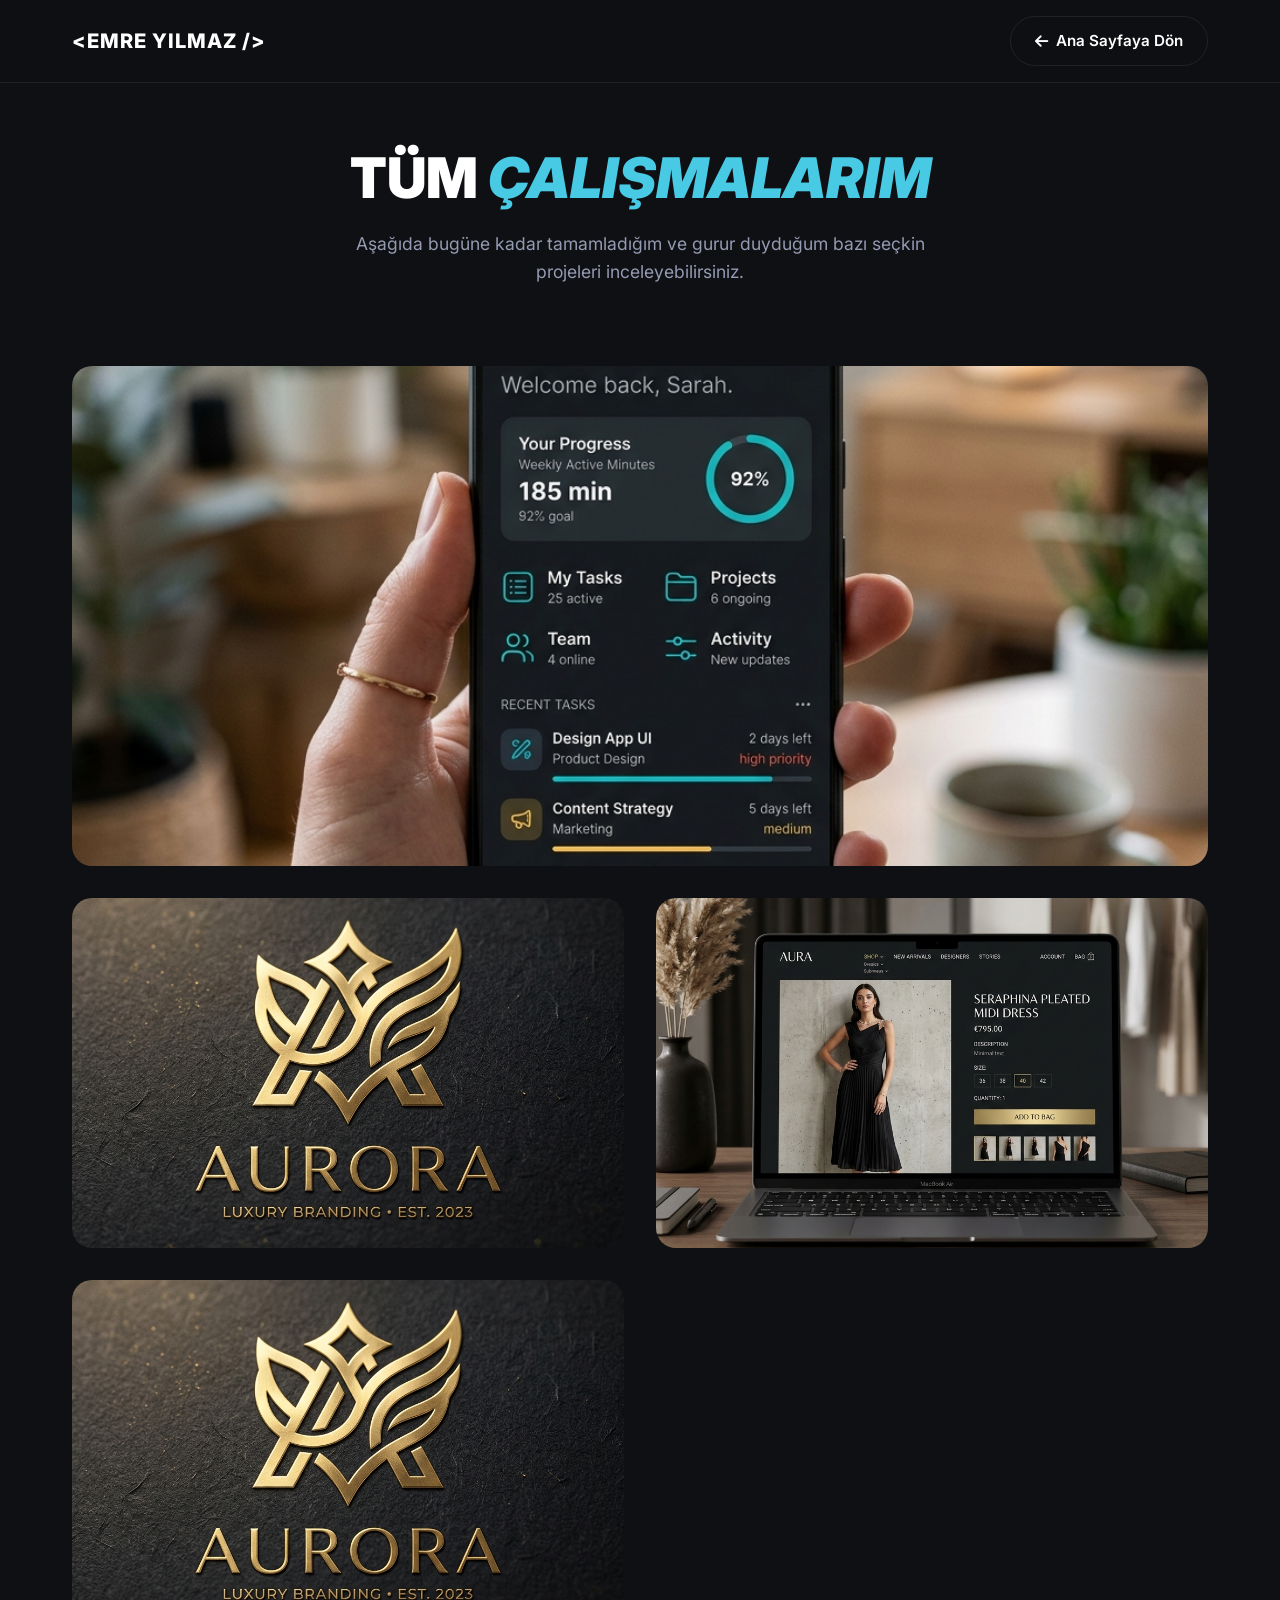
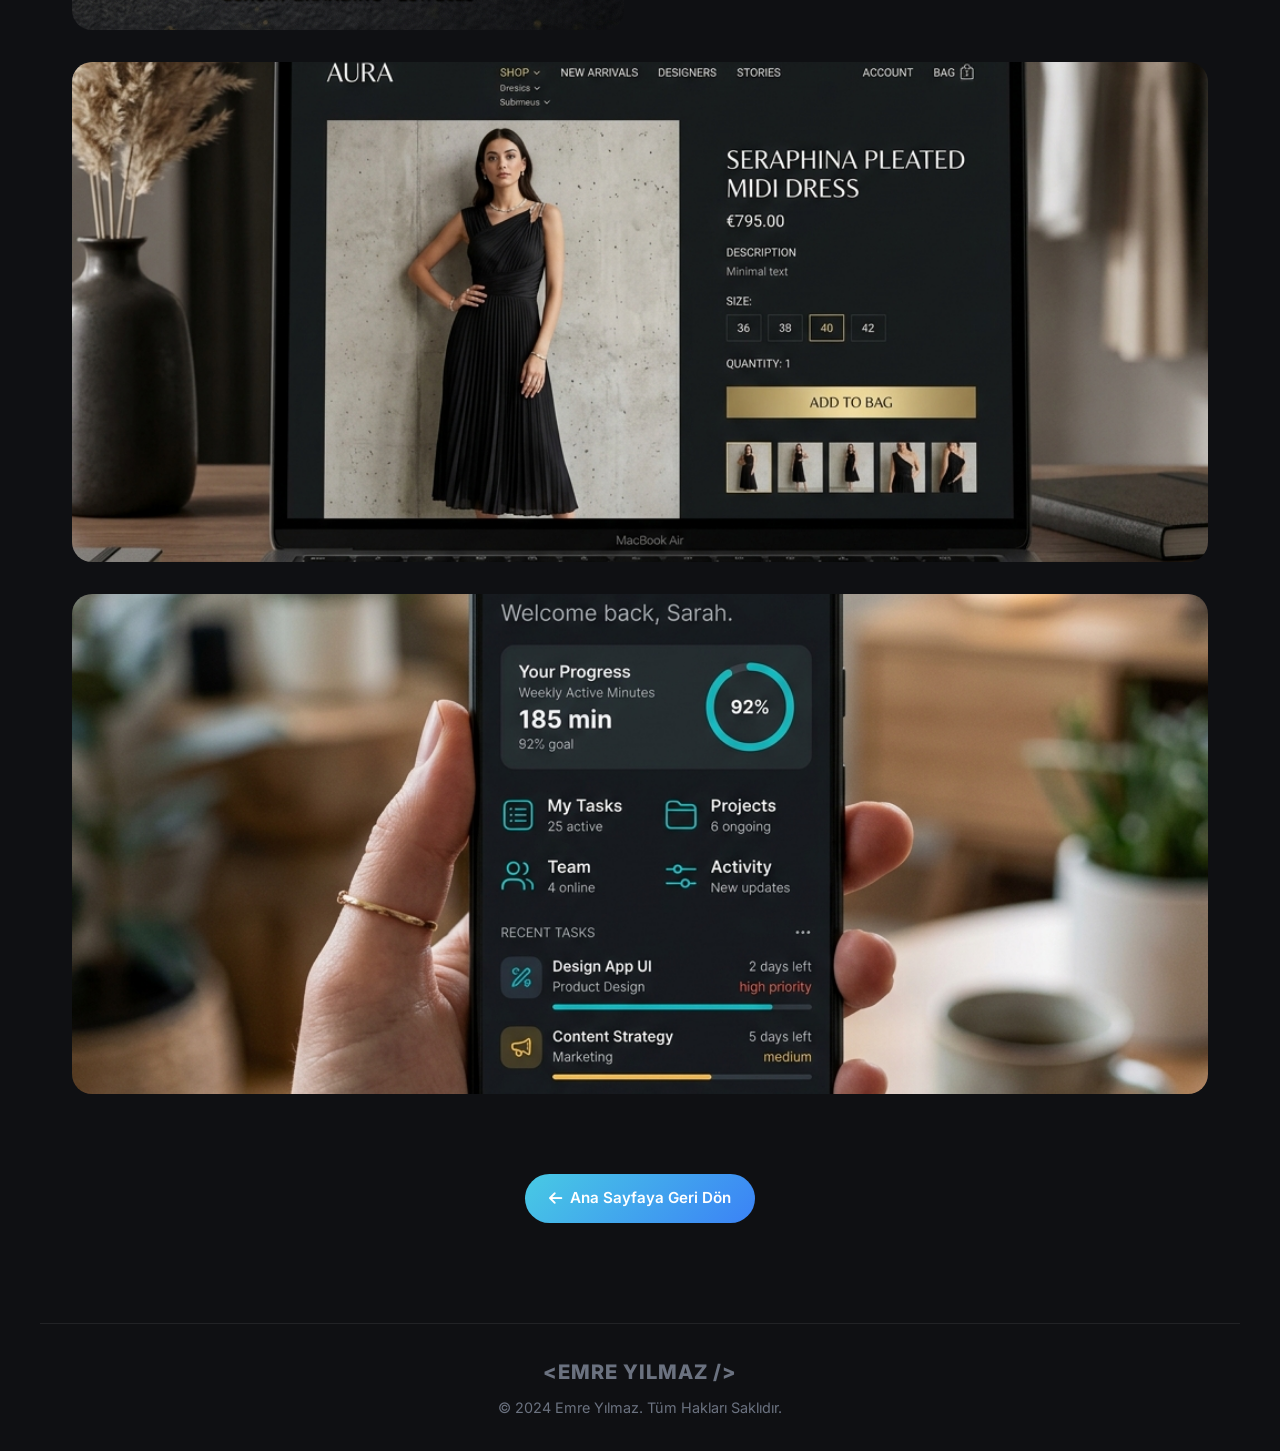
<file: vize2/portfolio.html>
<!DOCTYPE html>
<html lang="tr">
<head>
    <meta charset="UTF-8">
    <meta name="viewport" content="width=device-width, initial-scale=1.0">
    <title>Tüm Portfolyo | Emre Yılmaz</title>
    <link rel="preconnect" href="https://fonts.googleapis.com">
    <link rel="preconnect" href="https://fonts.gstatic.com" crossorigin>
    <link href="https://fonts.googleapis.com/css2?family=Inter:wght@300;400;500;600;700;800;900&display=swap" rel="stylesheet">
    <link rel="stylesheet" href="style.css">
    <link rel="stylesheet" href="https://cdnjs.cloudflare.com/ajax/libs/font-awesome/6.4.0/css/all.min.css">
</head>
<body>
    <!-- Header Navigation -->
    <header id="header" class="scrolled">
        <div class="container nav-container">
            <a href="index.html" class="logo">&lt;EMRE YILMAZ /&gt;</a>
            <div class="nav-actions">
                <a href="index.html" class="btn btn-outline"><i class="fa-solid fa-arrow-left"></i> Ana Sayfaya Dön</a>
            </div>
        </div>
    </header>

    <!-- Portfolio Grid Section -->
    <section class="container portfolio-section" style="padding-top: 150px; padding-bottom: 100px;">
        <div class="text-center" style="margin-bottom: 5rem;">
            <h1 class="hero-title" style="font-size: 3.5rem;">Tüm <span class="highlight">Çalışmalarım</span></h1>
            <p class="section-subtitle">Aşağıda bugüne kadar tamamladığım ve gurur duyduğum bazı seçkin projeleri inceleyebilirsiniz.</p>
        </div>
        
        <div class="portfolio-grid">
            <!-- Row 1 -->
            <div class="portfolio-card large">
                <div class="portfolio-image">
                    <img src="images/port1.png" alt="Finans Dashboard UI">
                </div>
                <div class="portfolio-info">
                    <h3>Dark Mode Finans Dashboard</h3>
                    <div class="tags"><span class="tag">UI/UX</span><span class="tag">Fintek</span><span class="tag">Web Design</span></div>
                </div>
            </div>
            
            <div class="portfolio-card">
                <div class="portfolio-image">
                    <img src="images/port2.png" alt="Kurumsal Kimlik Çalışması">
                </div>
                <div class="portfolio-info">
                    <h3>Premium Marka Tescili & Logo</h3>
                    <div class="tags"><span class="tag">Logo</span><span class="tag">Kurumsal Markalama</span></div>
                </div>
            </div>
            
            <div class="portfolio-card">
                <div class="portfolio-image">
                    <img src="images/port3.png" alt="E-ticaret Platformu">
                </div>
                <div class="portfolio-info">
                    <h3>Moda E-Ticaret Platformu</h3>
                    <div class="tags"><span class="tag">E-Ticaret</span><span class="tag">UI/UX</span></div>
                </div>
            </div>

            <!-- Row 2 -->
            <div class="portfolio-card">
                <div class="portfolio-image">
                    <img src="images/port2.png" alt="Kozmetik Marka Çalışması">
                </div>
                <div class="portfolio-info">
                    <h3>Kozmetik Marka Kimliği</h3>
                    <div class="tags"><span class="tag">Logo</span><span class="tag">Konsept</span></div>
                </div>
            </div>

            <div class="portfolio-card large">
                <div class="portfolio-image">
                    <img src="images/port3.png" alt="Özel Tasarım E-Ticaret">
                </div>
                <div class="portfolio-info">
                    <h3>Lüks Çanta E-Ticaret Sitesi</h3>
                    <div class="tags"><span class="tag">Web</span><span class="tag">Front-end</span></div>
                </div>
            </div>
            
            <!-- Row 3 -->
            <div class="portfolio-card large">
                <div class="portfolio-image">
                    <img src="images/port1.png" alt="Kripto Para Uygulaması">
                </div>
                <div class="portfolio-info">
                    <h3>Kripto Para Mobil Uygulama</h3>
                    <div class="tags"><span class="tag">Mobil App</span><span class="tag">UI/UX</span></div>
                </div>
            </div>
        </div>
        
        <div class="text-center" style="margin-top: 5rem;">
            <a href="index.html" class="btn btn-primary"><i class="fa-solid fa-arrow-left"></i> Ana Sayfaya Geri Dön</a>
        </div>
    </section>

    <!-- Footer -->
    <div class="container bottom-footer" style="margin-top: auto; border-top: 1px solid var(--border-color); padding: 2rem 0;">
        <div class="copyright text-center" style="width: 100%;">
            <a href="index.html" class="logo">&lt;EMRE YILMAZ /&gt;</a>
            <p style="margin-top: 0.5rem; color: var(--text-muted); font-size: 0.9rem;">© 2024 Emre Yılmaz. Tüm Hakları Saklıdır.</p>
        </div>
    </div>
</body>
</html>
</file>
<file: vize2/style.css>
/* Custom CSS for One-Page Portfolio */
:root {
    --bg-dark: #0f1013;
    --bg-darker: #090a0c;
    --bg-card: #15171c;
    --bg-card-hover: #1e2128;
    
    --text-primary: #ffffff;
    --text-secondary: #949ab1;
    --text-muted: #6b7280;
    
    --accent-blue: #3b82f6; /* Modern Blue */
    --accent-cyan: #48cae4; /* Used for highlight text like 'KAŞİF' */
    
    --border-color: rgba(255, 255, 255, 0.08);
    
    --font-main: 'Inter', sans-serif;
    
    --transition: all 0.3s ease;
}

* {
    margin: 0;
    padding: 0;
    box-sizing: border-box;
}

html {
    scroll-behavior: smooth;
    font-size: 16px;
}

body {
    font-family: var(--font-main);
    background-color: var(--bg-dark);
    color: var(--text-primary);
    line-height: 1.6;
    overflow-x: hidden;
}

a {
    text-decoration: none;
    color: inherit;
    transition: var(--transition);
}

ul {
    list-style: none;
}

/* Utilities */
.container {
    max-width: 1200px;
    margin: 0 auto;
    padding: 0 2rem;
}

.text-center {
    text-align: center;
}

.section-title {
    font-size: 2.5rem;
    font-weight: 800;
    margin-bottom: 0.5rem;
    letter-spacing: -1px;
}

.section-subtitle {
    color: var(--text-secondary);
    font-size: 1.1rem;
    max-width: 600px;
    margin: 0 auto 3rem auto;
}

.accent-dot {
    color: var(--accent-cyan);
}

.highlight {
    color: var(--accent-cyan);
    font-style: italic;
}

/* Buttons */
.btn {
    display: inline-flex;
    align-items: center;
    justify-content: center;
    gap: 0.5rem;
    padding: 0.75rem 1.5rem;
    border-radius: 50px;
    font-weight: 600;
    font-size: 0.95rem;
    cursor: pointer;
    transition: var(--transition);
    border: none;
}

.btn-primary {
    background: linear-gradient(135deg, var(--accent-cyan), var(--accent-blue));
    color: white;
}

.btn-primary:hover {
    box-shadow: 0 10px 20px rgba(59, 130, 246, 0.3);
    transform: translateY(-2px);
}

.btn-outline {
    background: transparent;
    color: var(--text-primary);
    border: 1px solid var(--border-color);
}

.btn-outline:hover {
    border-color: var(--accent-cyan);
    color: var(--accent-cyan);
}

.btn-premium {
    position: relative;
    padding: 0.8rem 1.8rem;
    border-radius: 50px;
    background: linear-gradient(135deg, rgba(16, 30, 51, 0.8), rgba(26, 42, 71, 0.8));
    color: white;
    font-weight: 600;
    overflow: hidden;
    border: 1px solid rgba(72, 202, 228, 0.3);
    transition: all 0.3s ease;
    display: inline-flex;
    align-items: center;
    gap: 0.5rem;
    z-index: 1;
    backdrop-filter: blur(10px);
}

.btn-premium::before {
    content: '';
    position: absolute;
    top: 0; left: -100%; width: 50%; height: 100%;
    background: linear-gradient(90deg, transparent, rgba(72, 202, 228, 0.4), transparent);
    animation: shine 3s infinite;
    z-index: -1;
}

.btn-premium:hover {
    transform: translateY(-2px);
    box-shadow: 0 10px 20px rgba(72, 202, 228, 0.2);
    border-color: var(--accent-cyan);
    color: white;
}

@keyframes shine {
    0% { left: -100%; }
    20% { left: 200%; }
    100% { left: 200%; }
}

.btn-text {
    background: transparent;
    color: var(--text-primary);
    padding: 0.5rem;
}

.btn-text:hover {
    color: var(--accent-cyan);
}

.btn-primary-full {
    background: linear-gradient(135deg, var(--accent-cyan), var(--accent-blue));
    color: white;
    width: 100%;
    padding: 1rem;
}

.btn-primary-full:hover {
    box-shadow: 0 10px 20px rgba(72, 202, 228, 0.3);
}

.btn-outline-full {
    background: transparent;
    color: var(--text-primary);
    border: 1px solid var(--border-color);
    width: 100%;
    padding: 1rem;
}

.btn-outline-full:hover {
    background: rgba(255,255,255,0.05);
}

/* Header */
header {
    position: fixed;
    top: 0;
    left: 0;
    width: 100%;
    z-index: 1000;
    padding: 1.5rem 0;
    transition: var(--transition);
    border-bottom: 1px solid transparent;
}

header.scrolled {
    background-color: rgba(15, 16, 19, 0.9);
    backdrop-filter: blur(10px);
    padding: 1rem 0;
    border-bottom: 1px solid var(--border-color);
}

.nav-container {
    display: flex;
    justify-content: space-between;
    align-items: center;
}

.logo {
    font-weight: 800;
    font-size: 1.25rem;
    letter-spacing: 1px;
}

.nav-links {
    display: flex;
    gap: 2rem;
}

.nav-links a {
    font-size: 0.9rem;
    font-weight: 500;
    color: var(--text-secondary);
}

.nav-links a:hover, .nav-links a.active {
    color: var(--text-primary);
}

.menu-toggle {
    display: none;
    background: none;
    border: none;
    color: white;
    font-size: 1.5rem;
    cursor: pointer;
}

/* Hero Section */
.hero-section {
    display: grid;
    grid-template-columns: 1fr 1fr;
    gap: 4rem;
    align-items: center;
    padding-top: 150px;
    padding-bottom: 80px;
    min-height: 100vh;
}

.hero-image-wrapper {
    position: relative;
}

.hero-image {
    border-radius: 20px;
    overflow: hidden;
    position: relative;
    box-shadow: 0 20px 50px rgba(0,0,0,0.5);
}

.hero-image img {
    width: 100%;
    height: 600px;
    object-fit: cover;
    object-position: center top;
    display: block;
    filter: grayscale(100%);
    transition: var(--transition);
}

.hero-image:hover img {
    filter: grayscale(0%);
}

.floating-badge {
    position: absolute;
    bottom: -30px;
    right: -30px;
    background: rgba(21, 23, 28, 0.8);
    backdrop-filter: blur(15px);
    border: 1px solid var(--border-color);
    padding: 1.5rem;
    border-radius: 16px;
    display: flex;
    gap: 1.5rem;
    box-shadow: 0 15px 30px rgba(0,0,0,0.4);
}

.badge-item {
    display: flex;
    flex-direction: column;
}

.badge-number {
    font-size: 1.8rem;
    font-weight: 800;
    color: var(--accent-cyan);
}

.badge-text {
    font-size: 0.75rem;
    color: var(--text-secondary);
    font-weight: 600;
    letter-spacing: 1px;
}

.hero-subtitle {
    color: var(--accent-blue);
    font-weight: 600;
    font-size: 0.9rem;
    letter-spacing: 2px;
    margin-bottom: 1rem;
}

.hero-title {
    font-size: 5rem;
    line-height: 1;
    font-weight: 900;
    margin-bottom: 1.5rem;
    text-transform: uppercase;
}

.hero-description {
    color: var(--text-secondary);
    font-size: 1.15rem;
    margin-bottom: 2.5rem;
    max-width: 450px;
}

.hero-buttons {
    display: flex;
    gap: 1.5rem;
    align-items: center;
}

/* About Section */
.about-section {
    display: grid;
    grid-template-columns: 1fr 1fr;
    gap: 6rem;
    padding: 100px 2rem;
    border-top: 1px solid var(--border-color);
}

.about-left {
    padding-right: 2rem;
}

.about-text {
    color: var(--text-secondary);
    font-size: 1.05rem;
    margin-bottom: 3rem;
    line-height: 1.8;
}

.about-details {
    display: flex;
    flex-direction: column;
    gap: 1.5rem;
}

.detail-item {
    display: flex;
    align-items: center;
    gap: 1.5rem;
    padding: 1.2rem;
    background: var(--bg-card);
    border-radius: 12px;
    border: 1px solid var(--border-color);
    transition: var(--transition);
}

.detail-item:hover {
    border-color: var(--accent-blue);
    transform: translateX(10px);
}

.detail-icon {
    width: 48px;
    height: 48px;
    background: rgba(59, 130, 246, 0.1);
    color: var(--accent-blue);
    border-radius: 10px;
    display: flex;
    align-items: center;
    justify-content: center;
    font-size: 1.2rem;
}

.detail-info h4 {
    font-size: 0.85rem;
    color: var(--text-muted);
    text-transform: uppercase;
    letter-spacing: 1px;
    margin-bottom: 0.2rem;
}

.detail-info p {
    font-weight: 600;
}

.block-title {
    font-size: 0.9rem;
    color: var(--text-muted);
    letter-spacing: 3px;
    margin-bottom: 1.5rem;
    position: relative;
}

.block-title::before {
    content: '';
    position: absolute;
    left: -20px;
    top: 50%;
    width: 10px;
    height: 2px;
    background: var(--accent-cyan);
}

.skills-block {
    margin-bottom: 4rem;
}

.skills-grid {
    display: flex;
    flex-wrap: wrap;
    gap: 0.8rem;
}

.skill-card {
    background: var(--bg-card);
    border: 1px solid var(--border-color);
    padding: 0.8rem 1.2rem;
    border-radius: 8px;
    font-size: 0.9rem;
    font-weight: 500;
    transition: var(--transition);
}

.skill-card:hover {
    background: var(--accent-blue);
    border-color: var(--accent-blue);
    color: white;
}

.timeline {
    border-left: 2px solid var(--border-color);
    padding-left: 2rem;
    position: relative;
}

.timeline-item {
    position: relative;
    margin-bottom: 2.5rem;
}

.timeline-item:last-child {
    margin-bottom: 0;
}

.timeline-item::before {
    content: '';
    position: absolute;
    left: -35px;
    top: 0;
    width: 16px;
    height: 16px;
    background: var(--bg-dark);
    border: 2px solid var(--accent-cyan);
    border-radius: 50%;
}

.timeline-item h4 {
    font-size: 1.1rem;
    margin-bottom: 0.3rem;
}

.timeline-date {
    display: inline-block;
    font-size: 0.8rem;
    color: var(--accent-cyan);
    margin-bottom: 0.8rem;
}

.timeline-item p {
    color: var(--text-secondary);
    font-size: 0.95rem;
}

/* Services */
.services-section {
    padding: 100px 2rem;
    background: var(--bg-darker);
    border-radius: 40px;
    margin-top: 50px;
}

.services-grid {
    display: grid;
    grid-template-columns: repeat(3, 1fr);
    gap: 2rem;
    margin-top: 4rem;
}

.service-card {
    background: var(--bg-card);
    border: 1px solid var(--border-color);
    padding: 2.5rem 2rem;
    border-radius: 20px;
    transition: var(--transition);
}

.service-card:hover {
    transform: translateY(-10px);
    border-color: var(--accent-blue);
    background: var(--bg-card-hover);
    box-shadow: 0 20px 40px rgba(0,0,0,0.3);
}

.service-icon {
    width: 60px;
    height: 60px;
    background: rgba(59, 130, 246, 0.1);
    color: var(--accent-cyan);
    border-radius: 15px;
    display: flex;
    align-items: center;
    justify-content: center;
    font-size: 1.5rem;
    margin-bottom: 1.5rem;
    transition: var(--transition);
}

.service-card:hover .service-icon {
    background: var(--accent-cyan);
    color: var(--bg-dark);
}

.service-card h3 {
    font-size: 1.25rem;
    margin-bottom: 1rem;
}

.service-card p {
    color: var(--text-secondary);
    font-size: 0.95rem;
    line-height: 1.6;
}

/* Portfolio */
.portfolio-section {
    padding: 120px 2rem;
}

.portfolio-header {
    display: flex;
    justify-content: space-between;
    align-items: flex-end;
    margin-bottom: 4rem;
}

.portfolio-grid {
    display: grid;
    grid-template-columns: repeat(2, 1fr);
    grid-gap: 2rem;
}

.portfolio-card {
    position: relative;
    border-radius: 20px;
    overflow: hidden;
    cursor: pointer;
}

.portfolio-card.large {
    grid-column: span 2;
    height: 500px;
}

.portfolio-card:not(.large) {
    height: 350px;
}

.portfolio-image {
    width: 100%;
    height: 100%;
}

.portfolio-image img {
    width: 100%;
    height: 100%;
    object-fit: cover;
    transition: transform 0.6s ease;
}

.portfolio-card:hover .portfolio-image img {
    transform: scale(1.05);
}

.portfolio-info {
    position: absolute;
    bottom: 0;
    left: 0;
    width: 100%;
    padding: 2rem;
    background: linear-gradient(transparent, rgba(0,0,0,0.9));
    transform: translateY(20px);
    opacity: 0;
    transition: var(--transition);
}

.portfolio-card:hover .portfolio-info {
    transform: translateY(0);
    opacity: 1;
}

.portfolio-info h3 {
    font-size: 1.5rem;
    margin-bottom: 0.5rem;
}

.tags {
    display: flex;
    gap: 0.5rem;
}

.tag {
    background: rgba(255,255,255,0.1);
    backdrop-filter: blur(5px);
    padding: 0.3rem 0.8rem;
    border-radius: 5px;
    font-size: 0.8rem;
}

/* Pricing Section */
.pricing-section {
    padding: 100px 2rem;
}

.pricing-grid {
    display: grid;
    grid-template-columns: repeat(3, 1fr);
    gap: 2rem;
    margin-top: 4rem;
}

.pricing-card {
    background: var(--bg-card);
    border: 1px solid var(--border-color);
    padding: 3rem 2rem;
    border-radius: 20px;
    text-align: center;
    position: relative;
    transition: var(--transition);
}

.pricing-card:hover {
    transform: translateY(-10px);
}

.pricing-card.popular {
    background: linear-gradient(to bottom, #111e33, var(--bg-card));
    border-color: var(--accent-blue);
    transform: scale(1.05);
}

.pricing-card.popular:hover {
    transform: scale(1.05) translateY(-10px);
}

.popular-badge {
    position: absolute;
    top: -15px;
    left: 50%;
    transform: translateX(-50%);
    background: var(--accent-cyan);
    color: var(--bg-dark);
    padding: 0.4rem 1.2rem;
    border-radius: 20px;
    font-size: 0.8rem;
    font-weight: 700;
}

.pricing-card h3 {
    font-size: 1.5rem;
    margin-bottom: 0.5rem;
}

.price-desc {
    color: var(--text-secondary);
    font-size: 0.9rem;
    margin-bottom: 2rem;
}

.price {
    margin-bottom: 2rem;
}

.amount {
    font-size: 3rem;
    font-weight: 800;
}

.period {
    color: var(--text-secondary);
}

.features {
    text-align: left;
    margin-bottom: 3rem;
}

.features li {
    padding: 0.8rem 0;
    border-bottom: 1px solid var(--border-color);
    color: var(--text-secondary);
    display: flex;
    align-items: center;
    gap: 1rem;
}

.features i {
    color: var(--accent-cyan);
}

/* FAQ Section */
.faq-section {
    padding: 100px 2rem;
    max-width: 800px;
}

.accordion {
    margin-top: 4rem;
    display: flex;
    flex-direction: column;
    gap: 1rem;
}

.accordion-item {
    background: var(--bg-card);
    border: 1px solid var(--border-color);
    border-radius: 12px;
    overflow: hidden;
}

.accordion-header {
    width: 100%;
    background: none;
    border: none;
    color: var(--text-primary);
    padding: 1.5rem 2rem;
    font-size: 1.1rem;
    font-weight: 600;
    text-align: left;
    display: flex;
    justify-content: space-between;
    align-items: center;
    cursor: pointer;
    transition: var(--transition);
}

.accordion-item.active .accordion-header {
    color: var(--accent-cyan);
}

.accordion-header i {
    transition: transform 0.3s ease;
}

.accordion-item.active .accordion-header i {
    transform: rotate(180deg);
}

.accordion-content {
    padding: 0 2rem;
    max-height: 0;
    overflow: hidden;
    transition: max-height 0.3s ease, padding 0.3s ease;
}

.accordion-item.active .accordion-content {
    padding: 0 2rem 1.5rem 2rem;
    max-height: 200px; /* arbitrary high value for transition */
}

.accordion-content p {
    color: var(--text-secondary);
    line-height: 1.6;
}

/* Footer / Contact */
.footer-section {
    background: var(--bg-darker);
    border-top: 1px solid var(--border-color);
    padding-top: 80px;
}

.footer-content {
    display: grid;
    grid-template-columns: 1fr 1fr;
    gap: 6rem;
    margin-bottom: 6rem;
}

.footer-desc {
    color: var(--text-secondary);
    font-size: 1.1rem;
    margin-top: 1.5rem;
    margin-bottom: 3rem;
    max-width: 450px;
}

.contact-info {
    display: flex;
    flex-direction: column;
    gap: 2rem;
}

.contact-item {
    display: flex;
    align-items: center;
    gap: 1.5rem;
}

.contact-icon {
    width: 50px;
    height: 50px;
    background: var(--bg-card);
    border: 1px solid var(--border-color);
    border-radius: 12px;
    display: flex;
    align-items: center;
    justify-content: center;
    color: var(--accent-cyan);
    font-size: 1.2rem;
}

.contact-label {
    display: block;
    font-size: 0.8rem;
    color: var(--text-muted);
    margin-bottom: 0.2rem;
}

.contact-value {
    font-size: 1.1rem;
    font-weight: 600;
}

.contact-value:hover {
    color: var(--accent-cyan);
}

/* Form */
.contact-form {
    background: var(--bg-card);
    padding: 3rem;
    border-radius: 20px;
    border: 1px solid var(--border-color);
}

.form-row {
    display: grid;
    grid-template-columns: 1fr 1fr;
    gap: 1.5rem;
}

.form-group {
    margin-bottom: 1.5rem;
}

.form-group label {
    display: block;
    font-size: 0.8rem;
    color: var(--text-muted);
    margin-bottom: 0.5rem;
    font-weight: 600;
}

.form-group input, .form-group textarea {
    width: 100%;
    background: rgba(255,255,255,0.03);
    border: 1px solid var(--border-color);
    border-radius: 8px;
    padding: 1rem;
    color: white;
    font-family: var(--font-main);
    transition: var(--transition);
}

.form-group input:focus, .form-group textarea:focus {
    outline: none;
    border-color: var(--accent-cyan);
    background: rgba(255,255,255,0.05);
}

/* Submit Button Animation */
.submit-btn {
    margin-top: 1rem;
    position: relative;
    overflow: hidden;
    transition: all 0.4s cubic-bezier(0.25, 0.8, 0.25, 1);
}

.submit-btn.sending {
    transform: scale(0.95);
    background: var(--bg-card-hover) !important;
    color: var(--accent-cyan);
}

.submit-btn.sending .fa-paper-plane {
    animation: fly-away 1s ease-in-out forwards;
}

.submit-btn.sent {
    background: #10b981 !important; /* Success Green */
    transform: scale(1);
    animation: success-pulse 0.5s ease;
}

@keyframes fly-away {
    0% {
        transform: translate(0, 0) scale(1);
        opacity: 1;
    }
    30% {
        transform: translate(-10px, 10px) scale(0.9);
        opacity: 1;
    }
    100% {
        transform: translate(50px, -50px) scale(0.5);
        opacity: 0;
    }
}

@keyframes success-pulse {
    0% { box-shadow: 0 0 0 0 rgba(16, 185, 129, 0.7); }
    70% { box-shadow: 0 0 0 15px rgba(16, 185, 129, 0); }
    100% { box-shadow: 0 0 0 0 rgba(16, 185, 129, 0); }
}

.bottom-footer {
    display: flex;
    justify-content: space-between;
    align-items: center;
    padding: 2rem 0;
    border-top: 1px solid var(--border-color);
    color: var(--text-muted);
}

.copyright p {
    font-size: 0.9rem;
    margin-top: 0.5rem;
}

.footer-links {
    display: flex;
    gap: 2rem;
}

.footer-links a {
    font-size: 0.9rem;
    font-weight: 600;
}

.footer-links a:hover {
    color: var(--text-primary);
}

/* Responsive Styles */
@media (max-width: 1024px) {
    .hero-title {
        font-size: 4rem;
    }
    .hero-section, .about-section, .footer-content {
        gap: 2rem;
    }
    .services-grid, .pricing-grid {
        grid-template-columns: repeat(2, 1fr);
    }
}

@media (max-width: 768px) {
    .nav-links, .nav-actions {
        display: none;
    }
    
    .menu-toggle {
        display: block;
    }
    
    .hero-section, .about-section, .footer-content {
        grid-template-columns: 1fr;
        padding-top: 100px;
    }
    
    .hero-image-wrapper {
        margin-bottom: 3rem;
    }
    
    .about-left {
        padding-right: 0;
    }
    
    .pricing-card.popular {
        transform: scale(1);
    }
    .pricing-card.popular:hover {
        transform: translateY(-10px);
    }
    
    .portfolio-grid {
        grid-template-columns: 1fr;
    }
    
    .portfolio-card.large {
        grid-column: span 1;
        height: 350px;
    }
    
    .form-row {
        grid-template-columns: 1fr;
    }
    
    .bottom-footer {
        flex-direction: column;
        gap: 1.5rem;
        text-align: center;
    }
}

@media (max-width: 576px) {
    .services-grid, .pricing-grid {
        grid-template-columns: 1fr;
    }
    
    .hero-title {
        font-size: 3rem;
    }
    
    .section-title {
        font-size: 2rem;
    }
}

/* --- Modal Styles --- */
.modal-overlay {
    position: fixed;
    top: 0; left: 0; width: 100%; height: 100%;
    background: rgba(0,0,0,0.85);
    backdrop-filter: blur(10px);
    display: flex;
    align-items: center;
    justify-content: center;
    z-index: 9999;
    opacity: 0;
    pointer-events: none;
    transition: all 0.4s ease;
}

.modal-overlay.active {
    opacity: 1;
    pointer-events: auto;
}

.modal-content {
    background: var(--bg-card);
    border: 1px solid var(--border-color);
    border-radius: 20px;
    padding: 3rem;
    width: 90%;
    max-width: 500px;
    position: relative;
    transform: translateY(50px) scale(0.95);
    transition: all 0.4s cubic-bezier(0.25, 0.8, 0.25, 1);
    box-shadow: 0 25px 50px rgba(0,0,0,0.6);
}

.modal-overlay.active .modal-content {
    transform: translateY(0) scale(1);
}

.close-modal {
    position: absolute;
    top: 25px;
    right: 25px;
    background: rgba(255,255,255,0.05);
    border: 1px solid var(--border-color);
    border-radius: 50%;
    width: 40px; height: 40px;
    color: var(--text-muted);
    font-size: 1.2rem;
    cursor: pointer;
    display: flex;
    align-items: center; justify-content: center;
    transition: all 0.3s ease;
}

.close-modal:hover {
    color: white;
    background: var(--accent-cyan);
    border-color: var(--accent-blue);
    transform: rotate(90deg);
}

.modal-content h2 {
    color: var(--text-primary);
    font-size: 2rem;
    margin-bottom: 0.5rem;
}

.modal-price {
    font-size: 2.8rem;
    font-weight: 800;
    color: var(--accent-cyan);
    margin-bottom: 2rem;
    border-bottom: 1px solid var(--border-color);
    padding-bottom: 1.5rem;
}

.modal-price span.period {
    font-size: 1rem;
    color: var(--text-secondary);
    font-weight: 400;
}

.modal-details p {
    color: var(--text-muted);
    font-weight: 600;
    margin-bottom: 1rem;
}

.modal-features {
    margin-bottom: 1rem;
    text-align: left;
}

.modal-features li {
    padding: 0.8rem 0;
    border-bottom: 1px solid rgba(255,255,255,0.05);
}

.modal-features li:last-child {
    border-bottom: none;
}

.modal-action {
    margin-top: 2.5rem;
}

/* --- Back to Top Button --- */
.back-to-top {
    position: fixed;
    bottom: 30px;
    right: 30px;
    width: 50px;
    height: 50px;
    background: linear-gradient(135deg, var(--accent-cyan), var(--accent-blue));
    color: var(--bg-dark);
    border: none;
    border-radius: 50%;
    font-size: 1.2rem;
    display: flex;
    align-items: center;
    justify-content: center;
    cursor: pointer;
    box-shadow: 0 10px 20px rgba(72, 202, 228, 0.3);
    z-index: 1000;
    opacity: 0;
    pointer-events: none;
    transform: translateY(20px);
    transition: all 0.4s cubic-bezier(0.25, 0.8, 0.25, 1);
}

.back-to-top.visible {
    opacity: 1;
    pointer-events: auto;
    transform: translateY(0);
}

.back-to-top:hover {
    transform: translateY(-5px);
    box-shadow: 0 15px 25px rgba(72, 202, 228, 0.4);
}
</file>
<file: ilker hocaya/ilker hoca/style.css>
/* Custom CSS for One-Page Portfolio */
:root {
    --bg-dark: #0f1013;
    --bg-darker: #090a0c;
    --bg-card: #15171c;
    --bg-card-hover: #1e2128;
    
    --text-primary: #ffffff;
    --text-secondary: #949ab1;
    --text-muted: #6b7280;
    
    --accent-blue: #3b82f6; /* Modern Blue */
    --accent-cyan: #48cae4; /* Used for highlight text like 'KAŞİF' */
    
    --border-color: rgba(255, 255, 255, 0.08);
    
    --font-main: 'Inter', sans-serif;
    
    --transition: all 0.3s ease;
}

* {
    margin: 0;
    padding: 0;
    box-sizing: border-box;
}

html {
    scroll-behavior: smooth;
    font-size: 16px;
}

body {
    font-family: var(--font-main);
    background-color: var(--bg-dark);
    color: var(--text-primary);
    line-height: 1.6;
    overflow-x: hidden;
}

a {
    text-decoration: none;
    color: inherit;
    transition: var(--transition);
}

ul {
    list-style: none;
}

/* Utilities */
.container {
    max-width: 1200px;
    margin: 0 auto;
    padding: 0 2rem;
}

.text-center {
    text-align: center;
}

.section-title {
    font-size: 2.5rem;
    font-weight: 800;
    margin-bottom: 0.5rem;
    letter-spacing: -1px;
}

.section-subtitle {
    color: var(--text-secondary);
    font-size: 1.1rem;
    max-width: 600px;
    margin: 0 auto 3rem auto;
}

.accent-dot {
    color: var(--accent-cyan);
}

.highlight {
    color: var(--accent-cyan);
    font-style: italic;
}

/* Buttons */
.btn {
    display: inline-flex;
    align-items: center;
    justify-content: center;
    gap: 0.5rem;
    padding: 0.75rem 1.5rem;
    border-radius: 50px;
    font-weight: 600;
    font-size: 0.95rem;
    cursor: pointer;
    transition: var(--transition);
    border: none;
}

.btn-primary {
    background: linear-gradient(135deg, var(--accent-cyan), var(--accent-blue));
    color: white;
}

.btn-primary:hover {
    box-shadow: 0 10px 20px rgba(59, 130, 246, 0.3);
    transform: translateY(-2px);
}

.btn-outline {
    background: transparent;
    color: var(--text-primary);
    border: 1px solid var(--border-color);
}

.btn-outline:hover {
    border-color: var(--accent-cyan);
    color: var(--accent-cyan);
}

.btn-premium {
    position: relative;
    padding: 0.8rem 1.8rem;
    border-radius: 50px;
    background: linear-gradient(135deg, rgba(16, 30, 51, 0.8), rgba(26, 42, 71, 0.8));
    color: white;
    font-weight: 600;
    overflow: hidden;
    border: 1px solid rgba(72, 202, 228, 0.3);
    transition: all 0.3s ease;
    display: inline-flex;
    align-items: center;
    gap: 0.5rem;
    z-index: 1;
    backdrop-filter: blur(10px);
}

.btn-premium::before {
    content: '';
    position: absolute;
    top: 0; left: -100%; width: 50%; height: 100%;
    background: linear-gradient(90deg, transparent, rgba(72, 202, 228, 0.4), transparent);
    animation: shine 3s infinite;
    z-index: -1;
}

.btn-premium:hover {
    transform: translateY(-2px);
    box-shadow: 0 10px 20px rgba(72, 202, 228, 0.2);
    border-color: var(--accent-cyan);
    color: white;
}

@keyframes shine {
    0% { left: -100%; }
    20% { left: 200%; }
    100% { left: 200%; }
}

.btn-text {
    background: transparent;
    color: var(--text-primary);
    padding: 0.5rem;
}

.btn-text:hover {
    color: var(--accent-cyan);
}

.btn-primary-full {
    background: linear-gradient(135deg, var(--accent-cyan), var(--accent-blue));
    color: white;
    width: 100%;
    padding: 1rem;
}

.btn-primary-full:hover {
    box-shadow: 0 10px 20px rgba(72, 202, 228, 0.3);
}

.btn-outline-full {
    background: transparent;
    color: var(--text-primary);
    border: 1px solid var(--border-color);
    width: 100%;
    padding: 1rem;
}

.btn-outline-full:hover {
    background: rgba(255,255,255,0.05);
}

/* Header */
header {
    position: fixed;
    top: 0;
    left: 0;
    width: 100%;
    z-index: 1000;
    padding: 1.5rem 0;
    transition: var(--transition);
    border-bottom: 1px solid transparent;
}

header.scrolled {
    background-color: rgba(15, 16, 19, 0.9);
    backdrop-filter: blur(10px);
    padding: 1rem 0;
    border-bottom: 1px solid var(--border-color);
}

.nav-container {
    display: flex;
    justify-content: space-between;
    align-items: center;
}

.logo {
    font-weight: 800;
    font-size: 1.25rem;
    letter-spacing: 1px;
}

.nav-links {
    display: flex;
    gap: 2rem;
}

.nav-links a {
    font-size: 0.9rem;
    font-weight: 500;
    color: var(--text-secondary);
}

.nav-links a:hover, .nav-links a.active {
    color: var(--text-primary);
}

.menu-toggle {
    display: none;
    background: none;
    border: none;
    color: white;
    font-size: 1.5rem;
    cursor: pointer;
}

/* Hero Section */
.hero-section {
    display: grid;
    grid-template-columns: 1fr 1fr;
    gap: 4rem;
    align-items: center;
    padding-top: 150px;
    padding-bottom: 80px;
    min-height: 100vh;
}

.hero-image-wrapper {
    position: relative;
}

.hero-image {
    border-radius: 20px;
    overflow: hidden;
    position: relative;
    box-shadow: 0 20px 50px rgba(0,0,0,0.5);
}

.hero-image img {
    width: 100%;
    height: 600px;
    object-fit: cover;
    object-position: center top;
    display: block;
    filter: grayscale(100%);
    transition: var(--transition);
}

.hero-image:hover img {
    filter: grayscale(0%);
}

.floating-badge {
    position: absolute;
    bottom: -30px;
    right: -30px;
    background: rgba(21, 23, 28, 0.8);
    backdrop-filter: blur(15px);
    border: 1px solid var(--border-color);
    padding: 1.5rem;
    border-radius: 16px;
    display: flex;
    gap: 1.5rem;
    box-shadow: 0 15px 30px rgba(0,0,0,0.4);
}

.badge-item {
    display: flex;
    flex-direction: column;
}

.badge-number {
    font-size: 1.8rem;
    font-weight: 800;
    color: var(--accent-cyan);
}

.badge-text {
    font-size: 0.75rem;
    color: var(--text-secondary);
    font-weight: 600;
    letter-spacing: 1px;
}

.hero-subtitle {
    color: var(--accent-blue);
    font-weight: 600;
    font-size: 0.9rem;
    letter-spacing: 2px;
    margin-bottom: 1rem;
}

.hero-title {
    font-size: 5rem;
    line-height: 1;
    font-weight: 900;
    margin-bottom: 1.5rem;
    text-transform: uppercase;
}

.hero-description {
    color: var(--text-secondary);
    font-size: 1.15rem;
    margin-bottom: 2.5rem;
    max-width: 450px;
}

.hero-buttons {
    display: flex;
    gap: 1.5rem;
    align-items: center;
}

/* About Section */
.about-section {
    display: grid;
    grid-template-columns: 1fr 1fr;
    gap: 6rem;
    padding: 100px 2rem;
    border-top: 1px solid var(--border-color);
}

.about-left {
    padding-right: 2rem;
}

.about-text {
    color: var(--text-secondary);
    font-size: 1.05rem;
    margin-bottom: 3rem;
    line-height: 1.8;
}

.about-details {
    display: flex;
    flex-direction: column;
    gap: 1.5rem;
}

.detail-item {
    display: flex;
    align-items: center;
    gap: 1.5rem;
    padding: 1.2rem;
    background: var(--bg-card);
    border-radius: 12px;
    border: 1px solid var(--border-color);
    transition: var(--transition);
}

.detail-item:hover {
    border-color: var(--accent-blue);
    transform: translateX(10px);
}

.detail-icon {
    width: 48px;
    height: 48px;
    background: rgba(59, 130, 246, 0.1);
    color: var(--accent-blue);
    border-radius: 10px;
    display: flex;
    align-items: center;
    justify-content: center;
    font-size: 1.2rem;
}

.detail-info h4 {
    font-size: 0.85rem;
    color: var(--text-muted);
    text-transform: uppercase;
    letter-spacing: 1px;
    margin-bottom: 0.2rem;
}

.detail-info p {
    font-weight: 600;
}

.block-title {
    font-size: 0.9rem;
    color: var(--text-muted);
    letter-spacing: 3px;
    margin-bottom: 1.5rem;
    position: relative;
}

.block-title::before {
    content: '';
    position: absolute;
    left: -20px;
    top: 50%;
    width: 10px;
    height: 2px;
    background: var(--accent-cyan);
}

.skills-block {
    margin-bottom: 4rem;
}

.skills-grid {
    display: flex;
    flex-wrap: wrap;
    gap: 0.8rem;
}

.skill-card {
    background: var(--bg-card);
    border: 1px solid var(--border-color);
    padding: 0.8rem 1.2rem;
    border-radius: 8px;
    font-size: 0.9rem;
    font-weight: 500;
    transition: var(--transition);
}

.skill-card:hover {
    background: var(--accent-blue);
    border-color: var(--accent-blue);
    color: white;
}

.timeline {
    border-left: 2px solid var(--border-color);
    padding-left: 2rem;
    position: relative;
}

.timeline-item {
    position: relative;
    margin-bottom: 2.5rem;
}

.timeline-item:last-child {
    margin-bottom: 0;
}

.timeline-item::before {
    content: '';
    position: absolute;
    left: -35px;
    top: 0;
    width: 16px;
    height: 16px;
    background: var(--bg-dark);
    border: 2px solid var(--accent-cyan);
    border-radius: 50%;
}

.timeline-item h4 {
    font-size: 1.1rem;
    margin-bottom: 0.3rem;
}

.timeline-date {
    display: inline-block;
    font-size: 0.8rem;
    color: var(--accent-cyan);
    margin-bottom: 0.8rem;
}

.timeline-item p {
    color: var(--text-secondary);
    font-size: 0.95rem;
}

/* Services */
.services-section {
    padding: 100px 2rem;
    background: var(--bg-darker);
    border-radius: 40px;
    margin-top: 50px;
}

.services-grid {
    display: grid;
    grid-template-columns: repeat(3, 1fr);
    gap: 2rem;
    margin-top: 4rem;
}

.service-card {
    background: var(--bg-card);
    border: 1px solid var(--border-color);
    padding: 2.5rem 2rem;
    border-radius: 20px;
    transition: var(--transition);
}

.service-card:hover {
    transform: translateY(-10px);
    border-color: var(--accent-blue);
    background: var(--bg-card-hover);
    box-shadow: 0 20px 40px rgba(0,0,0,0.3);
}

.service-icon {
    width: 60px;
    height: 60px;
    background: rgba(59, 130, 246, 0.1);
    color: var(--accent-cyan);
    border-radius: 15px;
    display: flex;
    align-items: center;
    justify-content: center;
    font-size: 1.5rem;
    margin-bottom: 1.5rem;
    transition: var(--transition);
}

.service-card:hover .service-icon {
    background: var(--accent-cyan);
    color: var(--bg-dark);
}

.service-card h3 {
    font-size: 1.25rem;
    margin-bottom: 1rem;
}

.service-card p {
    color: var(--text-secondary);
    font-size: 0.95rem;
    line-height: 1.6;
}

/* Portfolio */
.portfolio-section {
    padding: 120px 2rem;
}

.portfolio-header {
    display: flex;
    justify-content: space-between;
    align-items: flex-end;
    margin-bottom: 4rem;
}

.portfolio-grid {
    display: grid;
    grid-template-columns: repeat(2, 1fr);
    grid-gap: 2rem;
}

.portfolio-card {
    position: relative;
    border-radius: 20px;
    overflow: hidden;
    cursor: pointer;
}

.portfolio-card.large {
    grid-column: span 2;
    height: 500px;
}

.portfolio-card:not(.large) {
    height: 350px;
}

.portfolio-image {
    width: 100%;
    height: 100%;
}

.portfolio-image img {
    width: 100%;
    height: 100%;
    object-fit: cover;
    transition: transform 0.6s ease;
}

.portfolio-card:hover .portfolio-image img {
    transform: scale(1.05);
}

.portfolio-info {
    position: absolute;
    bottom: 0;
    left: 0;
    width: 100%;
    padding: 2rem;
    background: linear-gradient(transparent, rgba(0,0,0,0.9));
    transform: translateY(20px);
    opacity: 0;
    transition: var(--transition);
}

.portfolio-card:hover .portfolio-info {
    transform: translateY(0);
    opacity: 1;
}

.portfolio-info h3 {
    font-size: 1.5rem;
    margin-bottom: 0.5rem;
}

.tags {
    display: flex;
    gap: 0.5rem;
}

.tag {
    background: rgba(255,255,255,0.1);
    backdrop-filter: blur(5px);
    padding: 0.3rem 0.8rem;
    border-radius: 5px;
    font-size: 0.8rem;
}

/* Pricing Section */
.pricing-section {
    padding: 100px 2rem;
}

.pricing-grid {
    display: grid;
    grid-template-columns: repeat(3, 1fr);
    gap: 2rem;
    margin-top: 4rem;
}

.pricing-card {
    background: var(--bg-card);
    border: 1px solid var(--border-color);
    padding: 3rem 2rem;
    border-radius: 20px;
    text-align: center;
    position: relative;
    transition: var(--transition);
}

.pricing-card:hover {
    transform: translateY(-10px);
}

.pricing-card.popular {
    background: linear-gradient(to bottom, #111e33, var(--bg-card));
    border-color: var(--accent-blue);
    transform: scale(1.05);
}

.pricing-card.popular:hover {
    transform: scale(1.05) translateY(-10px);
}

.popular-badge {
    position: absolute;
    top: -15px;
    left: 50%;
    transform: translateX(-50%);
    background: var(--accent-cyan);
    color: var(--bg-dark);
    padding: 0.4rem 1.2rem;
    border-radius: 20px;
    font-size: 0.8rem;
    font-weight: 700;
}

.pricing-card h3 {
    font-size: 1.5rem;
    margin-bottom: 0.5rem;
}

.price-desc {
    color: var(--text-secondary);
    font-size: 0.9rem;
    margin-bottom: 2rem;
}

.price {
    margin-bottom: 2rem;
}

.amount {
    font-size: 3rem;
    font-weight: 800;
}

.period {
    color: var(--text-secondary);
}

.features {
    text-align: left;
    margin-bottom: 3rem;
}

.features li {
    padding: 0.8rem 0;
    border-bottom: 1px solid var(--border-color);
    color: var(--text-secondary);
    display: flex;
    align-items: center;
    gap: 1rem;
}

.features i {
    color: var(--accent-cyan);
}

/* FAQ Section */
.faq-section {
    padding: 100px 2rem;
    max-width: 800px;
}

.accordion {
    margin-top: 4rem;
    display: flex;
    flex-direction: column;
    gap: 1rem;
}

.accordion-item {
    background: var(--bg-card);
    border: 1px solid var(--border-color);
    border-radius: 12px;
    overflow: hidden;
}

.accordion-header {
    width: 100%;
    background: none;
    border: none;
    color: var(--text-primary);
    padding: 1.5rem 2rem;
    font-size: 1.1rem;
    font-weight: 600;
    text-align: left;
    display: flex;
    justify-content: space-between;
    align-items: center;
    cursor: pointer;
    transition: var(--transition);
}

.accordion-item.active .accordion-header {
    color: var(--accent-cyan);
}

.accordion-header i {
    transition: transform 0.3s ease;
}

.accordion-item.active .accordion-header i {
    transform: rotate(180deg);
}

.accordion-content {
    padding: 0 2rem;
    max-height: 0;
    overflow: hidden;
    transition: max-height 0.3s ease, padding 0.3s ease;
}

.accordion-item.active .accordion-content {
    padding: 0 2rem 1.5rem 2rem;
    max-height: 200px; /* arbitrary high value for transition */
}

.accordion-content p {
    color: var(--text-secondary);
    line-height: 1.6;
}

/* Footer / Contact */
.footer-section {
    background: var(--bg-darker);
    border-top: 1px solid var(--border-color);
    padding-top: 80px;
}

.footer-content {
    display: grid;
    grid-template-columns: 1fr 1fr;
    gap: 6rem;
    margin-bottom: 6rem;
}

.footer-desc {
    color: var(--text-secondary);
    font-size: 1.1rem;
    margin-top: 1.5rem;
    margin-bottom: 3rem;
    max-width: 450px;
}

.contact-info {
    display: flex;
    flex-direction: column;
    gap: 2rem;
}

.contact-item {
    display: flex;
    align-items: center;
    gap: 1.5rem;
}

.contact-icon {
    width: 50px;
    height: 50px;
    background: var(--bg-card);
    border: 1px solid var(--border-color);
    border-radius: 12px;
    display: flex;
    align-items: center;
    justify-content: center;
    color: var(--accent-cyan);
    font-size: 1.2rem;
}

.contact-label {
    display: block;
    font-size: 0.8rem;
    color: var(--text-muted);
    margin-bottom: 0.2rem;
}

.contact-value {
    font-size: 1.1rem;
    font-weight: 600;
}

.contact-value:hover {
    color: var(--accent-cyan);
}

/* Form */
.contact-form {
    background: var(--bg-card);
    padding: 3rem;
    border-radius: 20px;
    border: 1px solid var(--border-color);
}

.form-row {
    display: grid;
    grid-template-columns: 1fr 1fr;
    gap: 1.5rem;
}

.form-group {
    margin-bottom: 1.5rem;
}

.form-group label {
    display: block;
    font-size: 0.8rem;
    color: var(--text-muted);
    margin-bottom: 0.5rem;
    font-weight: 600;
}

.form-group input, .form-group textarea {
    width: 100%;
    background: rgba(255,255,255,0.03);
    border: 1px solid var(--border-color);
    border-radius: 8px;
    padding: 1rem;
    color: white;
    font-family: var(--font-main);
    transition: var(--transition);
}

.form-group input:focus, .form-group textarea:focus {
    outline: none;
    border-color: var(--accent-cyan);
    background: rgba(255,255,255,0.05);
}

/* Submit Button Animation */
.submit-btn {
    margin-top: 1rem;
    position: relative;
    overflow: hidden;
    transition: all 0.4s cubic-bezier(0.25, 0.8, 0.25, 1);
}

.submit-btn.sending {
    transform: scale(0.95);
    background: var(--bg-card-hover) !important;
    color: var(--accent-cyan);
}

.submit-btn.sending .fa-paper-plane {
    animation: fly-away 1s ease-in-out forwards;
}

.submit-btn.sent {
    background: #10b981 !important; /* Success Green */
    transform: scale(1);
    animation: success-pulse 0.5s ease;
}

@keyframes fly-away {
    0% {
        transform: translate(0, 0) scale(1);
        opacity: 1;
    }
    30% {
        transform: translate(-10px, 10px) scale(0.9);
        opacity: 1;
    }
    100% {
        transform: translate(50px, -50px) scale(0.5);
        opacity: 0;
    }
}

@keyframes success-pulse {
    0% { box-shadow: 0 0 0 0 rgba(16, 185, 129, 0.7); }
    70% { box-shadow: 0 0 0 15px rgba(16, 185, 129, 0); }
    100% { box-shadow: 0 0 0 0 rgba(16, 185, 129, 0); }
}

.bottom-footer {
    display: flex;
    justify-content: space-between;
    align-items: center;
    padding: 2rem 0;
    border-top: 1px solid var(--border-color);
    color: var(--text-muted);
}

.copyright p {
    font-size: 0.9rem;
    margin-top: 0.5rem;
}

.footer-links {
    display: flex;
    gap: 2rem;
}

.footer-links a {
    font-size: 0.9rem;
    font-weight: 600;
}

.footer-links a:hover {
    color: var(--text-primary);
}

/* Responsive Styles */
@media (max-width: 1200px) {
    .hero-title {
        font-size: 4.5rem;
    }
}

@media (max-width: 1024px) {
    .hero-title {
        font-size: 4rem;
    }
    .hero-section, .about-section, .footer-content {
        gap: 2rem;
    }
    .services-grid, .pricing-grid {
        grid-template-columns: repeat(2, 1fr);
    }
    .hero-image img {
        height: 500px;
    }
}

@media (max-width: 768px) {
    .nav-actions {
        display: none;
    }
    
    .nav-links {
        display: flex;
        position: absolute;
        top: 100%;
        left: 0;
        width: 100%;
        background-color: rgba(15, 16, 19, 0.98);
        backdrop-filter: blur(10px);
        flex-direction: column;
        align-items: center;
        padding: 2rem 0;
        gap: 1.5rem;
        border-bottom: 1px solid var(--border-color);
        transform: translateY(-150%);
        opacity: 0;
        visibility: hidden;
        transition: all 0.3s ease;
        z-index: 999;
    }
    
    .nav-links.active {
        transform: translateY(0);
        opacity: 1;
        visibility: visible;
    }
    
    .menu-toggle {
        display: block;
    }
    
    .hero-section {
        grid-template-columns: 1fr;
        padding-top: 120px;
        padding-bottom: 60px;
        min-height: auto;
    }

    .about-section, .footer-content {
        grid-template-columns: 1fr;
    }
    
    .hero-image-wrapper {
        margin-bottom: 3rem;
        max-width: 500px;
        margin-left: auto;
        margin-right: auto;
    }
    
    .hero-image img {
        height: 400px;
    }
    
    .about-left {
        padding-right: 0;
    }
    
    .pricing-card.popular {
        transform: scale(1);
    }
    .pricing-card.popular:hover {
        transform: translateY(-10px);
    }
    
    .portfolio-grid {
        grid-template-columns: 1fr;
    }
    
    .portfolio-card.large {
        grid-column: span 1;
        height: 350px;
    }
    
    .form-row {
        grid-template-columns: 1fr;
    }
    
    .bottom-footer {
        flex-direction: column;
        gap: 1.5rem;
        text-align: center;
    }
}

@media (max-width: 576px) {
    .container {
        padding: 0 1.5rem;
    }
    .services-grid, .pricing-grid {
        grid-template-columns: 1fr;
    }
    
    .hero-title {
        font-size: 3rem;
    }
    
    .section-title {
        font-size: 2rem;
    }
    
    .hero-buttons {
        flex-direction: column;
        align-items: stretch;
        width: 100%;
    }

    .hero-buttons .btn {
        width: 100%;
        text-align: center;
        justify-content: center;
    }
    
    .hero-image img {
        height: 300px;
    }
    
    .floating-badge {
        padding: 1rem;
        bottom: -20px;
        right: 0;
        gap: 1rem;
    }
    
    .badge-number {
        font-size: 1.4rem;
    }
    
    .about-section, .services-section, .portfolio-section, .pricing-section, .faq-section {
        padding: 80px 1.5rem;
    }
    
    .footer-section {
        padding-top: 80px;
    }
}

@media (max-width: 400px) {
    .container {
        padding: 0 1rem;
    }

    .hero-title {
        font-size: 2.2rem;
    }

    .section-title {
        font-size: 1.8rem;
    }

    .hero-description {
        font-size: 1rem;
    }

    .about-section, .services-section, .portfolio-section, .pricing-section, .faq-section {
        padding: 60px 1rem;
    }

    .floating-badge {
        flex-direction: column;
        gap: 0.5rem;
        padding: 0.8rem;
        right: -10px;
    }

    .badge-number {
        font-size: 1.2rem;
    }

    .badge-text {
        font-size: 0.65rem;
    }

    .hero-image img {
        height: 250px;
    }

    .service-card, .pricing-card {
        padding: 1.5rem;
    }
}

/* --- Modal Styles --- */
.modal-overlay {
    position: fixed;
    top: 0; left: 0; width: 100%; height: 100%;
    background: rgba(0,0,0,0.85);
    backdrop-filter: blur(10px);
    display: flex;
    align-items: center;
    justify-content: center;
    z-index: 9999;
    opacity: 0;
    pointer-events: none;
    transition: all 0.4s ease;
}

.modal-overlay.active {
    opacity: 1;
    pointer-events: auto;
}

.modal-content {
    background: var(--bg-card);
    border: 1px solid var(--border-color);
    border-radius: 20px;
    padding: 3rem;
    width: 90%;
    max-width: 500px;
    position: relative;
    transform: translateY(50px) scale(0.95);
    transition: all 0.4s cubic-bezier(0.25, 0.8, 0.25, 1);
    box-shadow: 0 25px 50px rgba(0,0,0,0.6);
}

.modal-overlay.active .modal-content {
    transform: translateY(0) scale(1);
}

.close-modal {
    position: absolute;
    top: 25px;
    right: 25px;
    background: rgba(255,255,255,0.05);
    border: 1px solid var(--border-color);
    border-radius: 50%;
    width: 40px; height: 40px;
    color: var(--text-muted);
    font-size: 1.2rem;
    cursor: pointer;
    display: flex;
    align-items: center; justify-content: center;
    transition: all 0.3s ease;
}

.close-modal:hover {
    color: white;
    background: var(--accent-cyan);
    border-color: var(--accent-blue);
    transform: rotate(90deg);
}

.modal-content h2 {
    color: var(--text-primary);
    font-size: 2rem;
    margin-bottom: 0.5rem;
}

.modal-price {
    font-size: 2.8rem;
    font-weight: 800;
    color: var(--accent-cyan);
    margin-bottom: 2rem;
    border-bottom: 1px solid var(--border-color);
    padding-bottom: 1.5rem;
}

.modal-price span.period {
    font-size: 1rem;
    color: var(--text-secondary);
    font-weight: 400;
}

.modal-details p {
    color: var(--text-muted);
    font-weight: 600;
    margin-bottom: 1rem;
}

.modal-features {
    margin-bottom: 1rem;
    text-align: left;
}

.modal-features li {
    padding: 0.8rem 0;
    border-bottom: 1px solid rgba(255,255,255,0.05);
}

.modal-features li:last-child {
    border-bottom: none;
}

.modal-action {
    margin-top: 2.5rem;
}

/* --- Back to Top Button --- */
.back-to-top {
    position: fixed;
    bottom: 30px;
    right: 30px;
    width: 50px;
    height: 50px;
    background: linear-gradient(135deg, var(--accent-cyan), var(--accent-blue));
    color: var(--bg-dark);
    border: none;
    border-radius: 50%;
    font-size: 1.2rem;
    display: flex;
    align-items: center;
    justify-content: center;
    cursor: pointer;
    box-shadow: 0 10px 20px rgba(72, 202, 228, 0.3);
    z-index: 1000;
    opacity: 0;
    pointer-events: none;
    transform: translateY(20px);
    transition: all 0.4s cubic-bezier(0.25, 0.8, 0.25, 1);
}

.back-to-top.visible {
    opacity: 1;
    pointer-events: auto;
    transform: translateY(0);
}

.back-to-top:hover {
    transform: translateY(-5px);
    box-shadow: 0 15px 25px rgba(72, 202, 228, 0.4);
}
</file>
